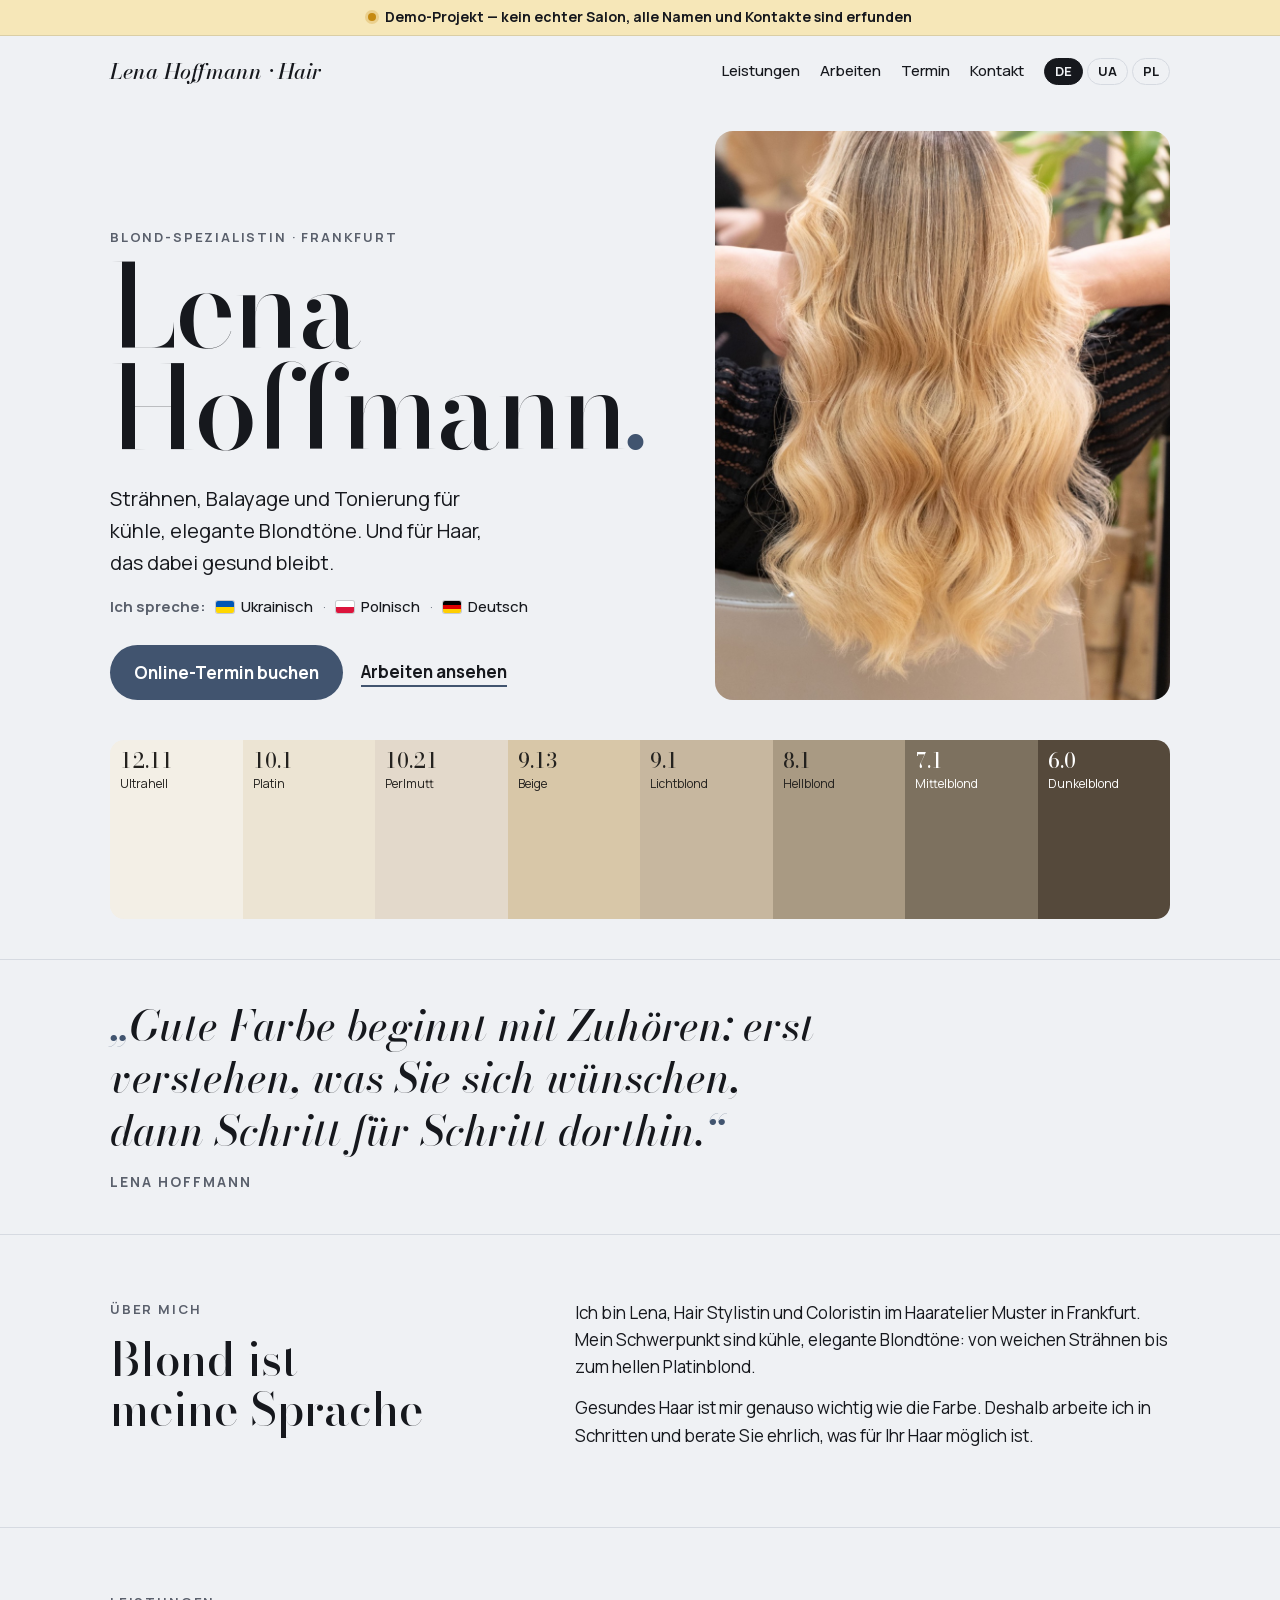
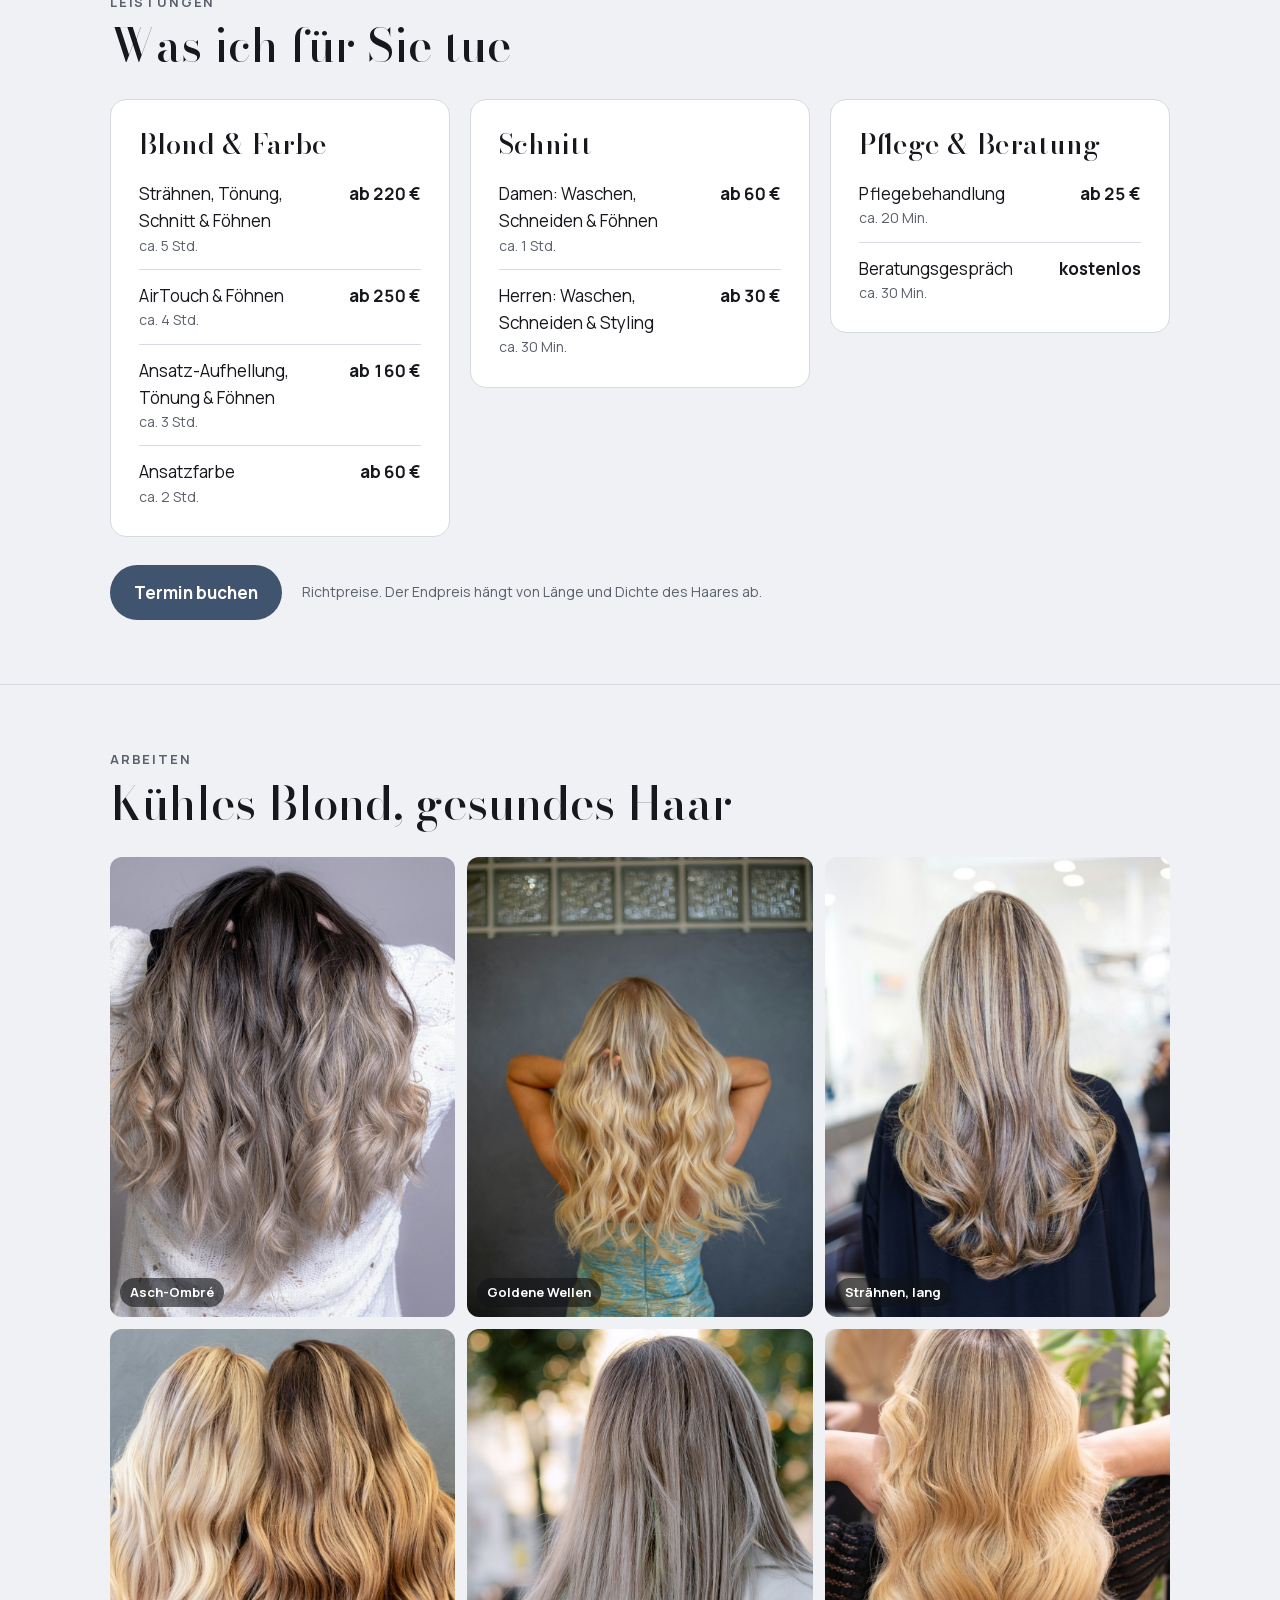
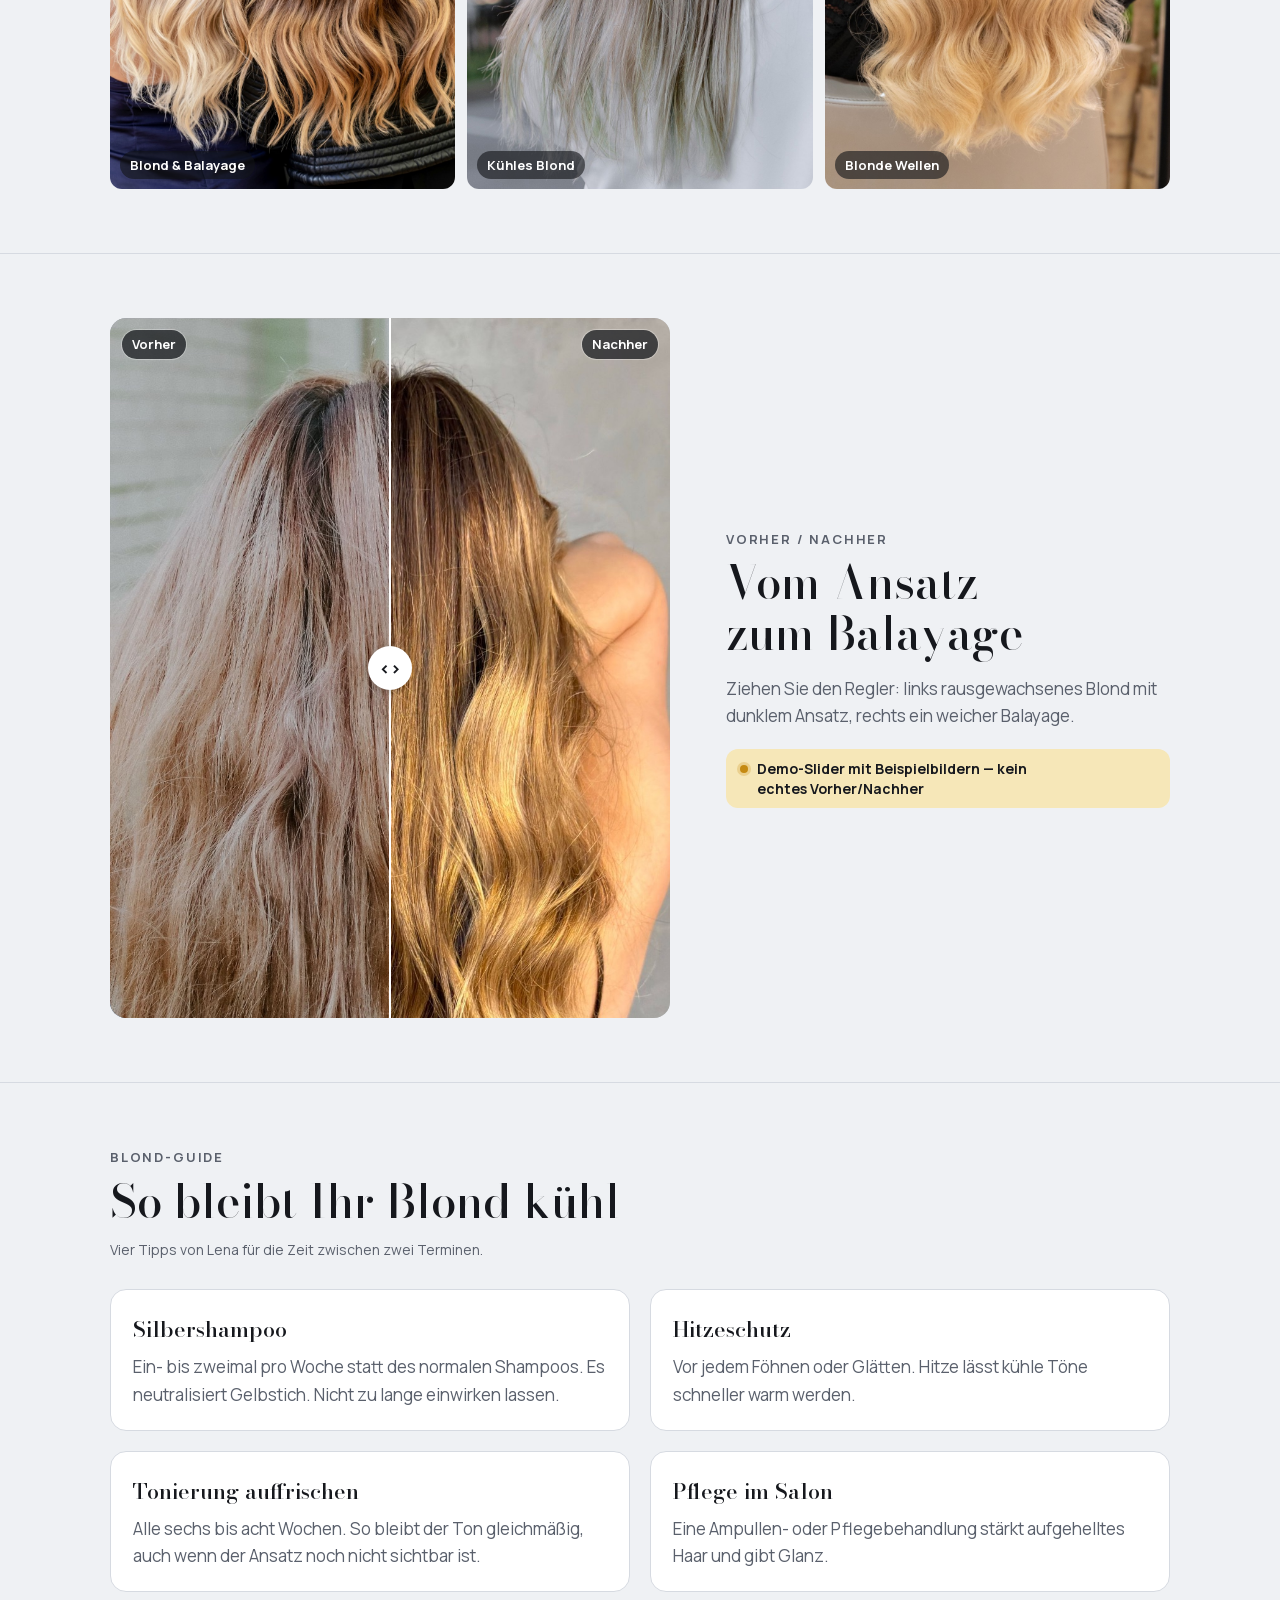
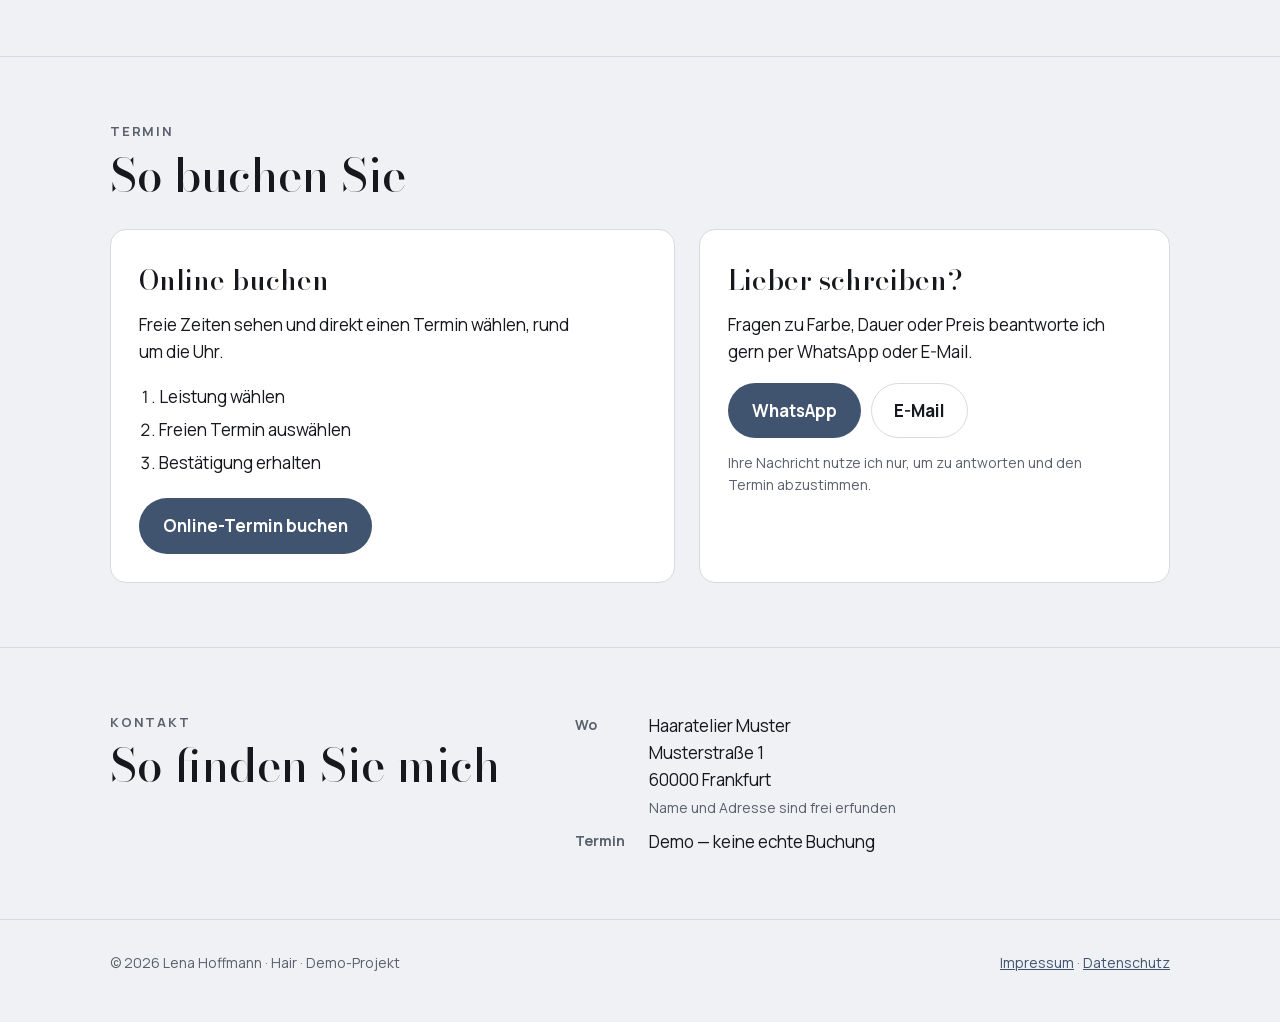
<file: index.html>
<!DOCTYPE html>
<html lang="de">
<head>
<meta charset="utf-8">
<meta name="viewport" content="width=device-width, initial-scale=1">
<title>Lena Hoffmann · Hair Stylist (Demo)</title>
<!-- Demo-Projekt: fiktive Friseurin, keine echten Kontaktdaten, keine echte Domain -->
<meta name="robots" content="noindex, nofollow">
<meta name="description" content="Demo-Projekt — fiktive Blond-Spezialistin in Frankfurt: Strähnen, Balayage und Tonierung für kühle, elegante Blondtöne.">
<meta property="og:type" content="website">
<meta property="og:title" content="Lena Hoffmann · Hair Stylist & Colorist (Demo)">
<meta property="og:description" content="Demo-Projekt: Website-Vorlage für eine Friseurin in Frankfurt.">
<!-- Schriften lokal (DSGVO): keine Verbindung zu Google Fonts -->
<link rel="preload" href="fonts/manrope-latin.woff2" as="font" type="font/woff2" crossorigin>
<link rel="icon" href="favicon.svg" type="image/svg+xml">
<link rel="apple-touch-icon" href="apple-touch-icon.png">
<meta name="apple-mobile-web-app-title" content="Lena Hoffmann">
<link rel="stylesheet" href="fonts/fonts.css">
<style>
/* Layout: Modemagazin-Titel – großer Name, darunter eine Farbkarte kühler Blondtöne als Leitmotiv */
:root{
  --bg:#eff1f4;
  --surface:#ffffff;
  --ink:#16181d;
  --muted:#5a606c;
  --accent:#41546f;      /* kühles Stahlblau, passend zu Aschblond */
  --line:#d6dae1;
  --font-display:"Bodoni Moda","Didot","Bodoni 72",Georgia,serif;
  --font-body:"Manrope",system-ui,-apple-system,"Segoe UI",sans-serif;
  color-scheme:light;
}
/* Bodoni Moda hat keine Kyrillisch-Zeichen: für UA die ganze Display-Schrift auf Georgia, sonst Mischung aus zwei Schriften */
:root:lang(uk){--font-display:Georgia,"Times New Roman",serif}
/* Rein lateinische Elemente (Name, Logo, Farbnummern) bleiben in allen Sprachen Bodoni */
html .brand,html .hero h1,html .sw b{font-family:"Bodoni Moda","Didot","Bodoni 72",Georgia,serif}
@media (prefers-color-scheme: dark){
  :root:not([data-theme="light"]){
    --bg:#111317; --surface:#1a1d22; --ink:#eceef2; --muted:#a3a9b5; --accent:#a9bbd6; --line:#2b2f37;
    color-scheme:dark;
  }
}
:root[data-theme="dark"]{
  --bg:#111317; --surface:#1a1d22; --ink:#eceef2; --muted:#a3a9b5; --accent:#a9bbd6; --line:#2b2f37;
  color-scheme:dark;
}
*{box-sizing:border-box}
html{scroll-behavior:smooth}
@media (prefers-reduced-motion: reduce){html{scroll-behavior:auto}}
body{margin:0;background:var(--bg);color:var(--ink);font-family:var(--font-body);font-size:17px;line-height:1.6}
img{max-width:100%;display:block}
a{color:var(--accent)}
a:focus-visible,button:focus-visible{outline:2px solid var(--accent);outline-offset:3px}
/* Rahmen nur bei Tastaturnavigation, nie nach Klick/Tap */
a:focus:not(:focus-visible),button:focus:not(:focus-visible){outline:none}
a,button{-webkit-tap-highlight-color:transparent}
.wrap{max-width:1100px;margin:0 auto;padding:0 20px}
h1,h2,h3{font-family:var(--font-display);font-weight:500;text-wrap:balance;margin:0}
/* Keine einzelnen Wörter in der letzten Zeile */
p,li,figcaption,.note{text-wrap:pretty}
h2{font-size:clamp(30px,4.4vw,46px);line-height:1.1}
.eyebrow{font-size:13px;letter-spacing:.14em;text-transform:uppercase;color:var(--muted);font-weight:700;margin:0 0 8px}

.lang{display:flex;gap:4px;flex:none}
.lang button{font:inherit;font-size:13px;font-weight:700;background:transparent;color:var(--ink);border:1px solid var(--line);border-radius:999px;padding:2px 10px;cursor:pointer}
.lang button[aria-pressed="true"]{background:var(--ink);color:var(--bg);border-color:var(--ink)}

nav .wrap{display:flex;align-items:center;gap:12px 20px;padding-top:18px;padding-bottom:18px;flex-wrap:wrap}
.brand{font-family:var(--font-display);font-size:22px;font-style:italic;text-decoration:none;color:var(--ink);margin-right:auto}
.links{display:flex;align-items:center;gap:20px;flex-wrap:wrap}
.links a{color:var(--ink);text-decoration:underline;text-decoration-color:transparent;text-decoration-thickness:1px;text-underline-offset:6px;font-size:15px;font-weight:500;transition:color .2s,text-decoration-color .2s}
/* Hover nur mit Maus: Farbe + feine Unterstreichung, die sanft einblendet */
@media (hover:hover) and (pointer:fine){.links a:hover{color:var(--accent);text-decoration-color:currentColor}}
@media (max-width:640px){
  nav .wrap{padding-top:14px;padding-bottom:10px;column-gap:12px}
  .brand{font-size:20px}
  .lang button{padding:2px 8px}
  .links{order:3;flex:0 0 100%;flex-wrap:nowrap;gap:18px;overflow-x:auto;scrollbar-width:none;-webkit-overflow-scrolling:touch;padding-bottom:2px}
  .links::-webkit-scrollbar{display:none}
  .links a{white-space:nowrap;font-size:14px}
}

.hero{padding:24px 0 40px}
.hero-grid{display:grid;grid-template-columns:1.25fr 1fr;gap:36px;align-items:end}
/* „Hoffmann.“ ist ein langes Wort: kleinere Schrift, damit es bei 320px und neben dem Foto passt */
.hero h1{font-size:clamp(54px,9vw,140px);line-height:.88;letter-spacing:-.02em}
@media (max-width:760px){.hero h1{font-size:min(17vw,128px)}}
.hero h1 em{color:var(--accent);font-style:italic}
.hero p.lead{font-size:20px;max-width:34ch;margin:24px 0 16px}
.speaks{display:flex;flex-wrap:wrap;align-items:center;gap:4px 10px;margin:0 0 26px;font-size:15px}
.speaks > span:first-child{color:var(--muted);font-weight:700}
.speaks .lg{display:inline-flex;align-items:center;gap:7px;white-space:nowrap;font-weight:500}
.speaks .sep{color:var(--muted)}
.flag{width:18px;height:12px;flex:none;border-radius:2px;box-shadow:0 0 0 1px rgba(22,24,29,.18)}
@media (max-width:640px){.speaks{gap:6px 14px;font-size:14px}.speaks > span:first-child{flex-basis:100%}.speaks .sep{display:none}}
@media (prefers-color-scheme: dark){:root:not([data-theme="light"]) .flag{box-shadow:0 0 0 1px rgba(236,238,242,.3)}}
:root[data-theme="dark"] .flag{box-shadow:0 0 0 1px rgba(236,238,242,.3)}
.hero-img{border-radius:18px;overflow:hidden;aspect-ratio:4/5}
.hero-img img{width:100%;height:100%;object-fit:cover}
.actions{display:flex;gap:18px;align-items:center;flex-wrap:wrap}
.cta{display:inline-flex;align-items:center;gap:10px;background:var(--accent);color:#fff;text-decoration:none;font-weight:700;padding:14px 24px;border-radius:999px;transition:background-color .2s,box-shadow .2s}
:root[data-theme="dark"] .cta{color:#111317}
@media (prefers-color-scheme: dark){:root:not([data-theme="light"]) .cta{color:#111317}}
/* Hover nur mit Maus: hell = etwas dunkleres Blau, dunkel = etwas helleres; dazu ein weicher Schatten */
@media (hover:hover) and (pointer:fine){
  .cta:hover{background:color-mix(in srgb,var(--accent) 84%,#000);box-shadow:0 8px 18px -8px rgba(17,19,23,.45)}
  :root[data-theme="dark"] .cta:hover{background:color-mix(in srgb,var(--accent) 80%,#fff)}
}
@media (hover:hover) and (pointer:fine) and (prefers-color-scheme: dark){:root:not([data-theme="light"]) .cta:hover{background:color-mix(in srgb,var(--accent) 80%,#fff)}}
.ghost{color:var(--ink);font-weight:700;text-decoration:none;border-bottom:2px solid var(--accent)}
@media (max-width:760px){.hero-grid{grid-template-columns:1fr}.hero-img{aspect-ratio:3/2}}
@media (max-width:640px){
  .hero-img{aspect-ratio:4/5}
  .hero .cta{display:flex;width:100%;justify-content:center;min-height:46px;padding:0 20px}
}

.swatches{display:grid;grid-template-columns:repeat(8,minmax(0,1fr));margin-top:40px;border-radius:14px;overflow:hidden}
.sw{aspect-ratio:1/1.35;display:flex;flex-direction:column;justify-content:flex-start;gap:4px;padding:10px;color:#24221f;font-size:12px;line-height:1.3;white-space:nowrap;min-width:0}
.sw b{font-family:var(--font-display);font-size:20px;line-height:1.1;font-weight:500;display:block;font-variant-numeric:tabular-nums}
.sw.dark{color:#fff}
@media (max-width:640px){.swatches{grid-template-columns:repeat(4,minmax(0,1fr))}.sw{aspect-ratio:1/1;padding:8px;font-size:11px}.sw b{font-size:17px}}
@media (max-width:360px){.sw{padding:7px 5px;font-size:10px}.sw b{font-size:16px}}

section{padding:64px 0;border-top:1px solid var(--line)}
@media (max-width:640px){section{padding:40px 0}}
.split{display:grid;grid-template-columns:1fr 1.4fr;gap:40px}
@media (max-width:760px){.split{grid-template-columns:1fr}}
.about p{margin:0 0 14px;max-width:62ch}

.quote blockquote{margin:0;max-width:900px}
.quote p{font-family:var(--font-display);font-style:italic;font-size:clamp(26px,3.6vw,42px);line-height:1.25;margin:0;text-wrap:balance}
.quote p::before{content:"\201E";color:var(--accent)}
.quote p::after{content:"\201C";color:var(--accent)}
:lang(uk) .quote p::before{content:"\00AB"}
:lang(uk) .quote p::after{content:"\00BB"}
:lang(pl) .quote p::after{content:"\201D"}
.quote{padding:40px 0}
.quote footer{border:0;padding:0;margin-top:14px;font-size:14px;letter-spacing:.14em;text-transform:uppercase;color:var(--muted);font-weight:700}
/* Desktop: 6 gleich große Kacheln (3×1fr, 3:4, max. 470px breit = Originalbreite); mobil: 1 groß + 6 klein */
.more{display:inline-block;margin-top:18px;font-weight:700}
.guide ol{list-style:none;margin:0;padding:0;display:grid;grid-template-columns:repeat(2,1fr);gap:20px}
@media (max-width:640px){.guide ol{grid-template-columns:1fr}}
.guide li{background:var(--surface);border:1px solid var(--line);border-radius:16px;padding:22px}
.guide li b{display:block;font-family:var(--font-display);font-size:22px;font-weight:500;margin-bottom:6px}
.guide li span{color:var(--muted)}
.svc-grid{display:grid;grid-template-columns:repeat(3,1fr);gap:20px;margin-top:28px;align-items:start}
@media (max-width:860px){.svc-grid{grid-template-columns:1fr}}
.svc{padding:24px}
.svc h3{font-size:26px;line-height:1.15;margin-bottom:10px}
.svc ul{list-style:none;margin:0;padding:0}
.svc li{display:flex;justify-content:space-between;gap:16px;padding:12px 0;border-bottom:1px solid var(--line)}
.svc li:last-child{border-bottom:0;padding-bottom:0}
.svc small{display:block;color:var(--muted);font-size:14px}
.svc .pr{white-space:nowrap;font-weight:700;font-variant-numeric:tabular-nums}
/* Lange Wörter neben dem Preis dürfen schrumpfen; „Beratungs&shy;gespräch“ hat einen weichen Trennstrich für 320px */
.svc li > span:first-child{min-width:0;overflow-wrap:break-word}
.svc-foot{display:flex;align-items:center;gap:20px;flex-wrap:wrap;margin-top:28px}
.svc-foot .note{margin:0}
@media (max-width:640px){.svc-foot{flex-direction:column;align-items:stretch;gap:14px}.svc-foot .cta{justify-content:center;min-height:46px;padding:0 20px}}
.note{color:var(--muted);font-size:14px;margin-top:12px}
.fict{display:block;margin-top:4px;color:var(--muted);font-size:14px}

.gallery{display:grid;grid-template-columns:repeat(3,1fr);gap:12px;margin-top:28px}
.gallery figure{margin:0;position:relative;border-radius:12px;overflow:hidden;aspect-ratio:3/4;max-width:470px;background:var(--line)}
@media (max-width:640px){.gallery figure{aspect-ratio:47/68;max-height:none}}
.gallery img{width:100%;height:100%;object-fit:cover}
.gallery figcaption{position:absolute;left:10px;bottom:10px;background:rgba(17,19,23,.6);color:#fff;font-size:13px;font-weight:700;padding:4px 10px;border-radius:999px}
@media (max-width:640px){.gallery{grid-template-columns:repeat(2,1fr)}.gallery figcaption{font-size:12px;line-height:1.3;padding:3px 8px;left:8px;bottom:8px;right:auto;max-width:calc(100% - 16px)}}
/* Sehr schmale Displays (320px): Bildunterschriften einzeilig halten */
@media (max-width:360px){.gallery figcaption{font-size:11px;padding:3px 7px;left:6px;bottom:6px;max-width:calc(100% - 12px)}}

/* Vorher/Nachher-Demo: zwei VERSCHIEDENE Stockfotos (keine echte Vorher/Nachher-Aufnahme), unbearbeitet; Hinweis darunter in allen Sprachen */
.ba-grid{display:grid;grid-template-columns:minmax(0,560px) minmax(0,1fr);gap:24px 56px;align-items:center}
.ba-grid .compare{grid-column:1;grid-row:1}.ba-grid .ba-side{grid-column:2;grid-row:1}
@media (max-width:760px){.ba-grid{grid-template-columns:1fr}.ba-grid .compare,.ba-grid .ba-side{grid-column:1;grid-row:auto}}
.ba-side .ba-text{margin:16px 0 20px;color:var(--muted)}
.compare{position:relative;margin:0;max-width:560px;aspect-ratio:4/5;border-radius:16px;overflow:hidden;background:var(--line);user-select:none;-webkit-user-select:none}
.compare img{position:absolute;inset:0;width:100%;height:100%;object-fit:cover}
.compare .ba-top{clip-path:inset(0 calc(100% - var(--pos,50%)) 0 0)}
.compare .ba-line{position:absolute;top:0;bottom:0;left:var(--pos,50%);width:2px;margin-left:-1px;background:#fff;pointer-events:none}
.compare .ba-knob{position:absolute;top:50%;left:var(--pos,50%);width:44px;height:44px;margin:-22px 0 0 -22px;border-radius:50%;background:#fff;color:#16181d;display:grid;place-items:center;font-size:18px;font-weight:700;box-shadow:0 2px 10px rgba(0,0,0,.25);pointer-events:none}
.compare .tag{position:absolute;top:12px;background:rgba(17,19,23,.7);box-shadow:0 0 0 1px rgba(255,255,255,.3);color:#fff;font-size:13px;font-weight:700;padding:4px 10px;border-radius:999px;pointer-events:none}
.compare .tag-l{left:12px}.compare .tag-r{right:12px}
.compare input{position:absolute;inset:0;width:100%;height:100%;margin:0;opacity:0;cursor:ew-resize;touch-action:pan-y}
.compare:has(input:focus-visible){outline:2px solid var(--accent);outline-offset:3px}
.ba-note{display:flex;align-items:flex-start;gap:9px;max-width:560px;margin:0;padding:10px 14px;border-radius:12px;background:#f6e7b8;color:#16181d;font-size:14px;font-weight:700;line-height:1.4}
.ba-note::before{content:"";flex:none;width:8px;height:8px;margin-top:6px;border-radius:50%;background:#c58a12;box-shadow:0 0 0 3px rgba(197,138,18,.25)}

.booking{display:grid;grid-template-columns:1.2fr 1fr;gap:24px;margin-top:28px}
@media (max-width:760px){.booking{grid-template-columns:1fr}}
.card{background:var(--surface);border:1px solid var(--line);border-radius:16px;padding:28px}
.card h3{font-size:28px;margin-bottom:8px}
.card p{margin:0 0 18px}
.steps{margin:0 0 22px;padding-left:20px}
.steps li{margin-bottom:6px}
.btns{display:flex;gap:10px;flex-wrap:wrap;align-items:center}
.btn-line{display:inline-flex;align-items:center;color:var(--ink);text-decoration:none;font-weight:700;padding:13px 22px;border:1px solid var(--line);border-radius:999px;transition:background-color .2s,border-color .2s,color .2s,box-shadow .2s}
@media (hover:hover) and (pointer:fine){.btn-line:hover{background:color-mix(in srgb,var(--accent) 9%,transparent);border-color:var(--accent);color:var(--accent);box-shadow:0 6px 14px -8px rgba(17,19,23,.3)}}
.card .btns + .note{margin:14px 0 0}
@media (max-width:640px){
  .btns{flex-direction:column;align-items:stretch;gap:10px}
  .booking .cta,.booking .btn-line{display:flex;width:100%;justify-content:center;text-align:center;min-height:46px;padding:0 20px}
}

.contact dl{display:grid;grid-template-columns:auto 1fr;gap:8px 24px;margin:0}
.contact dt{color:var(--muted);font-size:14px;font-weight:700;padding-top:2px}
.contact dd{margin:0}
@media (max-width:640px){.contact dl{grid-template-columns:1fr;gap:2px}.contact dd{margin-bottom:14px}.contact dd:last-child{margin-bottom:0}}
footer{border-top:1px solid var(--line);padding:32px 0 48px;font-size:14px;color:var(--muted)}
.float-cta{display:none}
@media (max-width:640px){
  /* Kompakte Pille, mittig unten. 108px + env(): über der eingeklappten unteren Leiste von Safari/Chrome auf dem iPhone – darunter landet der erste Tipp nur bei der Leiste */
  .float-cta{display:inline-flex;position:fixed;left:50%;bottom:calc(108px + env(safe-area-inset-bottom, 0px));z-index:20;width:auto;max-width:calc(100% - 32px);white-space:nowrap;justify-content:center;min-height:46px;padding:0 24px;box-shadow:0 6px 20px rgba(17,19,23,.25);opacity:0;visibility:hidden;transform:translate(-50%,16px);transition:opacity .2s,transform .2s,visibility 0s .2s}
  .float-cta.show{opacity:1;visibility:visible;transform:translate(-50%,0);transition:opacity .2s,transform .2s}
}
@media (prefers-reduced-motion: reduce){.float-cta,.float-cta.show{transition:none}}
footer .wrap{display:flex;justify-content:space-between;gap:16px;flex-wrap:wrap}
/* Demo-Hinweis: Band über der Navigation auf allen Seiten */
.demo-banner{background:#f6e7b8;color:#16181d;border-bottom:1px solid rgba(22,24,29,.12);font-size:14px;font-weight:700;line-height:1.35}
.demo-banner p{display:flex;align-items:center;justify-content:center;gap:9px;margin:0 auto;padding:8px 20px;text-align:center;text-wrap:balance}
.demo-dot{flex:none;width:8px;height:8px;border-radius:50%;background:#c58a12;box-shadow:0 0 0 3px rgba(197,138,18,.25)}
</style>
</head>
<body>

<aside class="demo-banner" aria-label="Hinweis" data-i18n-aria="demo-label">
  <p><span class="demo-dot" aria-hidden="true"></span><span data-i18n="demo">Demo-Projekt&nbsp;— kein echter Salon, alle Namen und Kontakte sind&nbsp;erfunden</span></p>
</aside>

<nav>
  <div class="wrap">
    <a class="brand" href="#top">Lena Hoffmann · Hair</a>
    <div class="links">
      <a href="#leistungen" data-i18n="nav1">Leistungen</a>
      <a href="#arbeiten" data-i18n="nav2">Arbeiten</a>
      <a href="#termin" data-i18n="nav3">Termin</a>
      <a href="#kontakt" data-i18n="nav4">Kontakt</a>
    </div>
    <div class="lang" role="group" aria-label="Sprache" data-i18n-aria="lang-label">
      <button type="button" id="lang-de" aria-pressed="true">DE</button>
      <button type="button" id="lang-uk" aria-pressed="false">UA</button>
      <button type="button" id="lang-pl" aria-pressed="false">PL</button>
    </div>
  </div>
</nav>

<header class="hero" id="top">
  <div class="wrap">
    <div class="hero-grid">
      <div>
        <p class="eyebrow" data-i18n="eyebrow">Blond-Spezialistin · Frankfurt</p>
        <h1>Lena<br>Hoffmann<em>.</em></h1>
        <p class="lead" data-i18n="lead">Strähnen, Balayage und Tonierung für kühle, elegante Blondtöne. Und für Haar, das dabei gesund&nbsp;bleibt.</p>
        <p class="speaks"><span data-i18n="speak">Ich spreche:</span>
          <span class="lg"><svg class="flag" viewBox="0 0 3 2" aria-hidden="true" focusable="false"><rect width="3" height="1" fill="#0057b7"/><rect y="1" width="3" height="1" fill="#ffd700"/></svg><span data-i18n="lg-uk">Ukrainisch</span></span><span class="sep" aria-hidden="true">·</span>
          <span class="lg"><svg class="flag" viewBox="0 0 3 2" aria-hidden="true" focusable="false"><rect width="3" height="1" fill="#fff"/><rect y="1" width="3" height="1" fill="#dc143c"/></svg><span data-i18n="lg-pl">Polnisch</span></span><span class="sep" aria-hidden="true">·</span>
          <span class="lg"><svg class="flag" viewBox="0 0 3 2" aria-hidden="true" focusable="false"><rect width="3" height=".667" fill="#000"/><rect y=".667" width="3" height=".667" fill="#dd0000"/><rect y="1.333" width="3" height=".667" fill="#ffce00"/></svg><span data-i18n="lg-de">Deutsch</span></span>
        </p>
        <div class="actions">
          <a class="cta" href="#kontakt" data-book data-i18n="cta">Online-Termin buchen</a>
          <a class="ghost" href="#arbeiten" data-i18n="cta2">Arbeiten ansehen</a>
        </div>
      </div>
      <div class="hero-img"><img src="img/w2.jpg" alt="Lange, hellblonde Wellen, von hinten" data-i18n-alt="alt2"></div>
    </div>

    <div class="swatches" role="list" aria-label="Farbkarte kühler Blondtöne" data-i18n-aria="sw-label">
      <div class="sw" role="listitem" style="background:#f3efe6"><b>12.11</b><span data-i18n="c1">Ultrahell</span></div>
      <div class="sw" role="listitem" style="background:#ece4d3"><b>10.1</b><span data-i18n="c2">Platin</span></div>
      <div class="sw" role="listitem" style="background:#e3d9cb"><b>10.21</b><span data-i18n="c3">Perlmutt</span></div>
      <div class="sw" role="listitem" style="background:#d8c7a8"><b>9.13</b><span data-i18n="c4">Beige</span></div>
      <div class="sw" role="listitem" style="background:#c7b79f"><b>9.1</b><span data-i18n="c5">Lichtblond</span></div>
      <div class="sw" role="listitem" style="background:#a99a83"><b>8.1</b><span data-i18n="c6">Hellblond</span></div>
      <div class="sw dark" role="listitem" style="background:#7d715f"><b>7.1</b><span data-i18n="c7">Mittelblond</span></div>
      <div class="sw dark" role="listitem" style="background:#55493b"><b>6.0</b><span data-i18n="c8">Dunkelblond</span></div>
    </div>
  </div>
</header>

<section class="quote">
  <div class="wrap">
    <blockquote>
      <p data-i18n="q">Gute Farbe beginnt mit Zuhören: erst verstehen, was Sie sich wünschen, dann Schritt für Schritt&nbsp;dorthin.</p>
      <footer>Lena Hoffmann</footer>
    </blockquote>
  </div>
</section>

<section class="about">
  <div class="wrap split">
    <div>
      <p class="eyebrow" data-i18n="about-e">Über mich</p>
      <h2 data-i18n="about-h">Blond ist meine Sprache</h2>
    </div>
    <div>
      <p data-i18n="about-p1">Ich bin Lena, Hair Stylistin und Coloristin im Haaratelier&nbsp;Muster in Frankfurt. Mein Schwerpunkt sind kühle, elegante Blondtöne: von weichen Strähnen bis zum hellen&nbsp;Platinblond.</p>
      <p data-i18n="about-p2">Gesundes Haar ist mir genauso wichtig wie die Farbe. Deshalb arbeite ich in Schritten und berate Sie ehrlich, was für Ihr Haar möglich&nbsp;ist.</p>
    </div>
  </div>
</section>

<section id="leistungen">
  <div class="wrap">
    <p class="eyebrow" data-i18n="svc-e">Leistungen</p>
    <h2 data-i18n="svc-h">Was ich für Sie tue</h2>
    <div class="svc-grid">
      <div class="card svc">
        <h3 data-i18n="grp1">Blond &amp; Farbe</h3>
        <ul>
          <li><span><span data-i18n="s1">Strähnen, Tönung, Schnitt &amp; Föhnen</span><small data-i18n="s1d">ca.&nbsp;5&nbsp;Std.</small></span><span class="pr"><span data-i18n="from">ab</span>&nbsp;220&nbsp;€</span></li>
          <li><span><span data-i18n="s2">AirTouch &amp; Föhnen</span><small data-i18n="s2d">ca.&nbsp;4&nbsp;Std.</small></span><span class="pr"><span data-i18n="from">ab</span>&nbsp;250&nbsp;€</span></li>
          <li><span><span data-i18n="s3">Ansatz-Aufhellung, Tönung &amp; Föhnen</span><small data-i18n="s3d">ca.&nbsp;3&nbsp;Std.</small></span><span class="pr"><span data-i18n="from">ab</span>&nbsp;160&nbsp;€</span></li>
          <li><span><span data-i18n="s4">Ansatzfarbe</span><small data-i18n="s4d">ca.&nbsp;2&nbsp;Std.</small></span><span class="pr"><span data-i18n="from">ab</span>&nbsp;60&nbsp;€</span></li>
        </ul>
      </div>
      <div class="card svc">
        <h3 data-i18n="grp2">Schnitt</h3>
        <ul>
          <li><span><span data-i18n="s5">Damen: Waschen, Schneiden &amp; Föhnen</span><small data-i18n="s5d">ca.&nbsp;1&nbsp;Std.</small></span><span class="pr"><span data-i18n="from">ab</span>&nbsp;60&nbsp;€</span></li>
          <li><span><span data-i18n="s6">Herren: Waschen, Schneiden &amp; Styling</span><small data-i18n="s6d">ca.&nbsp;30&nbsp;Min.</small></span><span class="pr"><span data-i18n="from">ab</span>&nbsp;30&nbsp;€</span></li>
        </ul>
      </div>
      <div class="card svc">
        <h3 data-i18n="grp3">Pflege &amp; Beratung</h3>
        <ul>
          <li><span><span data-i18n="s7">Pflegebehandlung</span><small data-i18n="s7d">ca.&nbsp;20&nbsp;Min.</small></span><span class="pr"><span data-i18n="from">ab</span>&nbsp;25&nbsp;€</span></li>
          <li><span><span data-i18n="s8">Beratungs&shy;gespräch</span><small data-i18n="s8d">ca.&nbsp;30&nbsp;Min.</small></span><span class="pr" data-i18n="free">kostenlos</span></li>
        </ul>
      </div>
    </div>
    <div class="svc-foot">
      <a class="cta" href="#kontakt" data-book data-i18n="book-all">Termin buchen</a>
      <p class="note" data-i18n="price-note">Richtpreise. Der Endpreis hängt von Länge und Dichte des Haares&nbsp;ab.</p>
    </div>
  </div>
</section>

<section id="arbeiten">
  <div class="wrap">
    <p class="eyebrow" data-i18n="gal-e">Arbeiten</p>
    <h2 data-i18n="gal-h">Kühles Blond, gesundes Haar</h2>
    <div class="gallery">
      <figure><img src="img/w1.jpg" loading="lazy" alt="Langes Haar mit Asch-Ombré, von hinten" data-i18n-alt="alt1"><figcaption data-i18n="g1">Asch-Ombré</figcaption></figure>
      <figure><img src="img/w4.jpg" loading="lazy" alt="Lange, goldblonde Wellen, von hinten" data-i18n-alt="alt4"><figcaption data-i18n="g4">Goldene Wellen</figcaption></figure>
      <figure><img src="img/w3.jpg" loading="lazy" alt="Langes Haar mit Strähnen und weichen Wellen" data-i18n-alt="alt3"><figcaption data-i18n="g3">Strähnen, lang</figcaption></figure>
      <figure><img src="img/w5.jpg" loading="lazy" alt="Zwei Frauen mit welligem Blond und Balayage, von hinten" data-i18n-alt="alt5"><figcaption data-i18n="g5">Blond &amp; Balayage</figcaption></figure>
      <figure><img src="img/w6.jpg" loading="lazy" alt="Langes, glattes, kühles Blond, von hinten" data-i18n-alt="alt6"><figcaption data-i18n="g6">Kühles Blond</figcaption></figure>
      <figure><img src="img/w2.jpg" loading="lazy" alt="Lange, hellblonde Wellen, von hinten" data-i18n-alt="alt2"><figcaption data-i18n="g2">Blonde Wellen</figcaption></figure>
    </div>
  </div>
</section>

<section id="vorher-nachher">
  <div class="wrap">
    <div class="ba-grid">
    <div class="ba-side">
      <p class="eyebrow" data-i18n="ba-e">Vorher / Nachher</p>
      <h2 data-i18n="ba-h">Vom Ansatz zum Balayage</h2>
      <p class="ba-text" data-i18n="ba-p">Ziehen Sie den Regler: links rausgewachsenes Blond mit dunklem Ansatz, rechts ein weicher&nbsp;Balayage.</p>
      <p class="ba-note" id="ba-note" data-i18n="ba-note">Demo-Slider mit Beispielbildern&nbsp;— kein echtes Vorher/Nachher</p>
    </div>
    <div class="compare" id="ba">
      <img src="img/ba-after.jpg" loading="lazy" alt="Beispielbild: langes Haar mit Balayage und Wellen, von hinten (Stockfoto)" data-i18n-alt="ba-alt-after">
      <img class="ba-top" src="img/ba-before.jpg" loading="lazy" alt="Beispielbild: langes Blond mit dunklem, rausgewachsenem Ansatz, von hinten (anderes Stockfoto, andere Person)" data-i18n-alt="ba-alt-before">
      <span class="tag tag-l" data-i18n="ba-before">Vorher</span><span class="tag tag-r" data-i18n="ba-after">Nachher</span>
      <span class="ba-line" aria-hidden="true"></span><span class="ba-knob" aria-hidden="true">‹›</span>
      <input type="range" min="0" max="100" value="50" aria-label="Vergleich verschieben" data-i18n-aria="ba-range" aria-describedby="ba-note">
    </div>
    </div>
  </div>
</section>

<section id="guide" class="guide">
  <div class="wrap">
    <p class="eyebrow" data-i18n="gd-e">Blond-Guide</p>
    <h2 data-i18n="gd-h">So bleibt Ihr Blond kühl</h2>
    <p class="note" data-i18n="gd-p" style="margin:12px 0 28px">Vier Tipps von Lena für die Zeit zwischen zwei&nbsp;Terminen.</p>
    <ol>
      <li><b data-i18n="gd1">Silbershampoo</b><span data-i18n="gd1d">Ein- bis zweimal pro Woche statt des normalen Shampoos. Es neutralisiert Gelbstich. Nicht zu lange einwirken&nbsp;lassen.</span></li>
      <li><b data-i18n="gd2">Hitzeschutz</b><span data-i18n="gd2d">Vor jedem Föhnen oder Glätten. Hitze lässt kühle Töne schneller warm&nbsp;werden.</span></li>
      <li><b data-i18n="gd3">Tonierung auffrischen</b><span data-i18n="gd3d">Alle sechs bis acht Wochen. So bleibt der Ton gleichmäßig, auch wenn der Ansatz noch nicht sichtbar&nbsp;ist.</span></li>
      <li><b data-i18n="gd4">Pflege im Salon</b><span data-i18n="gd4d">Eine Ampullen- oder Pflegebehandlung stärkt aufgehelltes Haar und gibt&nbsp;Glanz.</span></li>
    </ol>
  </div>
</section>

<section id="termin">
  <div class="wrap">
    <p class="eyebrow" data-i18n="bk-e">Termin</p>
    <h2 data-i18n="bk-h">So buchen Sie</h2>
    <div class="booking">
      <div class="card">
        <h3 data-i18n="b1-h">Online buchen</h3>
        <p data-i18n="b1-p">Freie Zeiten sehen und direkt einen Termin wählen, rund um die&nbsp;Uhr.</p>
        <ol class="steps">
          <li data-i18n="b1-s1">Leistung wählen</li>
          <li data-i18n="b1-s2">Freien Termin auswählen</li>
          <li data-i18n="b1-s3">Bestätigung erhalten</li>
        </ol>
        <a class="cta" href="#kontakt" data-book data-i18n="cta">Online-Termin buchen</a>
      </div>
      <div class="card">
        <h3 data-i18n="b2-h">Lieber schreiben?</h3>
        <p data-i18n="b2-p">Fragen zu Farbe, Dauer oder Preis beantworte ich gern per WhatsApp oder&nbsp;E-Mail.</p>
        <!-- Demo: Kontakt-Buttons ohne echte Ziele -->
        <div class="btns">
          <a class="cta" href="#kontakt">WhatsApp</a>
          <a class="btn-line" href="#kontakt" data-i18n="mail">E-Mail</a>
        </div>
        <p class="note" data-i18n="b2-n">Ihre Nachricht nutze ich nur, um zu antworten und den Termin&nbsp;abzustimmen.</p>
      </div>
    </div>
  </div>
</section>

<section id="kontakt" class="contact">
  <div class="wrap split">
    <div>
      <p class="eyebrow" data-i18n="ct-e">Kontakt</p>
      <h2 data-i18n="ct-h">So finden Sie mich</h2>
    </div>
    <dl>
      <dt data-i18n="ct-where">Wo</dt><dd>Haaratelier&nbsp;Muster<br>Musterstraße&nbsp;1<br>60000&nbsp;Frankfurt<br><small class="fict" data-i18n="ct-fict">Name und Adresse sind frei&nbsp;erfunden</small></dd>
      <!-- Ausgeblendet: Arbeitszeiten (Übersetzungen ct-when / ct-hours sind im dict):
      <dt data-i18n="ct-when">Wann</dt><dd data-i18n="ct-hours">[Arbeitstage und Zeiten]</dd>
      -->
      <dt data-i18n="ct-book">Termin</dt><dd data-i18n="ct-online">Demo&nbsp;— keine echte Buchung</dd>
    </dl>
  </div>
</section>

<footer>
  <div class="wrap">
    <span>© 2026 Lena Hoffmann · Hair · <span data-i18n="demo-foot">Demo-Projekt</span></span>
    <span><a class="legal" href="impressum.html" data-i18n="imprint">Impressum</a> · <a class="legal" href="datenschutz.html" data-i18n="privacy">Datenschutz</a></span>
  </div>
</footer>

<!-- Nur mobil: schwebender Buchungs-Button, sichtbar nach dem Hero, ausgeblendet solange #termin sichtbar ist -->
<a class="cta float-cta" id="float-cta" href="#kontakt" data-i18n="book-all">Termin buchen</a>

<script>
const dict = {
  uk: {
    q:"Гарний колір починається з\u00A0уважного слухання: спершу зрозуміти, чого ви хочете, а\u00A0потім крок за кроком дійти до\u00A0цього.",
    demo:"Демо-проєкт\u00A0— не справжній салон, усі імена й\u00A0контакти вигадані", "demo-foot":"Демо-проєкт", "demo-label":"Примітка",
    "gd-e":"Гід по блонду", "gd-h":"Як зберегти холодний блонд", "gd-p":"Чотири поради від Лени на час між\u00A0візитами.",
    gd1:"Срібний шампунь", gd1d:"Один-два рази на тиждень замість звичайного шампуню. Він нейтралізує жовтизну. Не тримайте занадто\u00A0довго.",
    gd2:"Термозахист", gd2d:"Перед кожною сушкою чи вирівнюванням. Від тепла холодні відтінки швидше стають\u00A0теплими.",
    gd3:"Оновлювати тонування", gd3d:"Кожні шість–вісім тижнів. Так тон лишається рівним, навіть коли коріння ще не\u00A0видно.",
    gd4:"Догляд у\u00A0салоні", gd4d:"Ампульний чи відновлювальний догляд зміцнює освітлене волосся й\u00A0дає\u00A0блиск.",
    nav1:"Послуги", nav2:"Роботи", nav3:"Запис", nav4:"Контакти",
    eyebrow:"Спеціалістка з\u00A0блонду · Франкфурт",
    lead:"Мелірування, балаяж і\u00A0тонування для холодних, елегантних відтінків блонду. І\u00A0волосся, яке лишається\u00A0здоровим.",
    cta:"Записатися онлайн", cta2:"Подивитися роботи",
    c1:"Ультра", c2:"Платина", c3:"Перламутр", c4:"Беж", c5:"Світлий", c6:"Русявий", c7:"Середній", c8:"Темний",
    "about-e":"Про мене", "about-h":"Блонд\u00A0— моя мова",
    "about-p1":"Я\u00A0Лена, перукарка-стилістка й\u00A0колористка в\u00A0салоні Haaratelier\u00A0Muster у\u00A0Франкфурті. Мій фокус\u00A0— холодні, елегантні відтінки блонду: від м'якого мелірування до світлого\u00A0платинового.",
    "about-p2":"Здоров'я волосся для мене так само важливе, як колір. Тому я працюю поетапно й\u00A0чесно кажу, що можливо саме для вашого\u00A0волосся.",
    "sw-label":"Палітра холодних відтінків блонду", "lang-label":"Мова", speak:"Розмовляю:", "lg-uk":"Українська", "lg-pl":"Польська", "lg-de":"Німецька",
    "svc-e":"Послуги", "svc-h":"Що я для вас роблю",
    s1:"Мелірування, тонування, стрижка й\u00A0укладка", s1d:"бл.\u00A05\u00A0год", s2:"AirTouch і\u00A0укладка", s2d:"бл.\u00A04\u00A0год", s3:"Освітлення коренів, тонування й\u00A0укладка", s3d:"бл.\u00A03\u00A0год", s4:"Фарбування коренів", s4d:"бл.\u00A02\u00A0год", s5:"Жіноча: миття, стрижка й\u00A0укладка", s5d:"бл.\u00A01\u00A0год", s6:"Чоловіча: миття, стрижка й\u00A0стайлінг", s6d:"бл.\u00A030\u00A0хв", s7:"Доглядова процедура", s7d:"бл.\u00A020\u00A0хв", s8:"Консультація", s8d:"бл.\u00A030\u00A0хв", from:"від", free:"безкоштовно", "book-all":"Записатися", grp1:"Блонд і\u00A0колір", grp2:"Стрижка", grp3:"Догляд і\u00A0консультація",
    "price-note":"Орієнтовні ціни. Остаточна ціна залежить від довжини й\u00A0густоти\u00A0волосся.",
    "gal-e":"Роботи", "gal-h":"Холодний блонд, здорове волосся",
    g1:"Попелясте омбре", g2:"Світлі хвилі", g3:"Мелірування", g4:"Золоті хвилі", g5:"Блонд і\u00A0балаяж", g6:"Холодний блонд",
    
    "ba-e":"До / після", "ba-h":"Від відрослого коріння до\u00A0балаяжу", "ba-before":"До", "ba-after":"Після", "ba-p":"Пересуньте повзунок: ліворуч відрослий блонд із\u00A0темним корінням, праворуч м'який\u00A0балаяж.", "ba-range":"Пересунути порівняння",
    "ba-note":"Демо-слайдер з\u00A0прикладами фото\u00A0— це не справжнє «до/після»",
    "ba-alt-after":"Приклад: довге волосся з\u00A0балаяжем і\u00A0хвилями, вигляд ззаду (стокове фото)", "ba-alt-before":"Приклад: довгий блонд із\u00A0темним відрослим корінням, вигляд ззаду (інше стокове фото, інша людина)",
    "bk-e":"Запис", "bk-h":"Як записатися",
    "b1-h":"Онлайн-запис", "b1-p":"Вільний час видно одразу, записатися можна\u00A0будь-коли.",
    "b1-s1":"Оберіть послугу", "b1-s2":"Оберіть вільний час", "b1-s3":"Отримайте підтвердження",
    "b2-h":"Хочете написати?", "b2-p":"На питання про колір, тривалість чи ціну я охоче відповім у\u00A0WhatsApp або\u00A0e-mail.", "b2-n":"Ваше повідомлення я використовую тільки для відповіді й\u00A0узгодження\u00A0запису.", mail:"E-mail",
    "ct-e":"Контакти", "ct-h":"Де мене знайти", "ct-where":"Де", "ct-when":"Коли", "ct-book":"Запис", "ct-online":"Демо\u00A0— без справжнього запису", "ct-hours":"[Робочі дні й\u00A0години]",
    "ct-fict":"Назва й\u00A0адреса вигадані", privacy:"Захист даних", imprint:"Impressum (вихідні дані)",
    alt1:"Довге волосся з\u00A0попелястим омбре, вигляд ззаду", alt2:"Довгі світлі хвилі, вигляд ззаду", alt3:"Довге волосся з\u00A0меліруванням і\u00A0м'якими хвилями", alt4:"Довгі золотисті хвилі, вигляд ззаду", alt5:"Дві жінки з\u00A0хвилястим блондом і\u00A0балаяжем, вигляд ззаду", alt6:"Довгий прямий холодний блонд, вигляд ззаду"
  },
  pl: {
    q:"Dobry kolor zaczyna się od słuchania: najpierw zrozumieć, czego chcesz, a\u00A0potem krok po kroku do tego\u00A0dojść.",
    demo:"Projekt demo\u00A0— to nie jest prawdziwy salon, wszystkie nazwiska i\u00A0kontakty są\u00A0zmyślone", "demo-foot":"Projekt demo", "demo-label":"Uwaga",
    "gd-e":"Przewodnik blond", "gd-h":"Jak zachować chłodny blond", "gd-p":"Cztery rady od Leny na czas między\u00A0wizytami.",
    gd1:"Srebrny szampon", gd1d:"Raz lub dwa razy w\u00A0tygodniu zamiast zwykłego szamponu. Neutralizuje żółte refleksy. Nie trzymaj zbyt\u00A0długo.",
    gd2:"Ochrona termiczna", gd2d:"Przed każdym suszeniem lub prostowaniem. Ciepło sprawia, że chłodne odcienie szybciej się\u00A0ocieplają.",
    gd3:"Odświeżanie tonowania", gd3d:"Co sześć do ośmiu tygodni. Odcień pozostaje równy, nawet gdy odrost jeszcze nie jest\u00A0widoczny.",
    gd4:"Pielęgnacja w\u00A0salonie", gd4d:"Kuracja z\u00A0ampułek lub zabieg regenerujący wzmacnia rozjaśnione włosy i\u00A0dodaje\u00A0blasku.",
    nav1:"Usługi", nav2:"Prace", nav3:"Wizyta", nav4:"Kontakt",
    eyebrow:"Specjalistka od blondu · Frankfurt",
    lead:"Pasemka, balayage i\u00A0tonowanie dla chłodnych, eleganckich odcieni blondu. I\u00A0włosy, które pozostają\u00A0zdrowe.",
    cta:"Umów wizytę online", cta2:"Zobacz prace",
    c1:"Ultra", c2:"Platyna", c3:"Perła", c4:"Beż", c5:"Jasny", c6:"Blond", c7:"Średni", c8:"Ciemny",
    "about-e":"O\u00A0mnie", "about-h":"Blond to mój język",
    "about-p1":"Jestem Lena, fryzjerka-stylistka i\u00A0kolorystka w\u00A0salonie Haaratelier\u00A0Muster we Frankfurcie. Specjalizuję się w\u00A0chłodnych, eleganckich odcieniach blondu: od delikatnych pasemek po jasny platynowy\u00A0blond.",
    "about-p2":"Zdrowie włosów jest dla mnie tak samo ważne jak kolor. Dlatego pracuję etapami i\u00A0szczerze mówię, co jest możliwe dla Twoich\u00A0włosów.",
    "sw-label":"Paleta chłodnych odcieni blondu", "lang-label":"Język", speak:"Mówię:", "lg-uk":"Ukraiński", "lg-pl":"Polski", "lg-de":"Niemiecki",
    "svc-e":"Usługi", "svc-h":"Co dla Ciebie robię",
    s1:"Pasemka, tonowanie, strzyżenie i\u00A0modelowanie", s1d:"ok.\u00A05\u00A0godz.", s2:"AirTouch i\u00A0modelowanie", s2d:"ok.\u00A04\u00A0godz.", s3:"Rozjaśnianie odrostu, tonowanie i\u00A0modelowanie", s3d:"ok.\u00A03\u00A0godz.", s4:"Farbowanie odrostu", s4d:"ok.\u00A02\u00A0godz.", s5:"Damskie: mycie, strzyżenie i\u00A0modelowanie", s5d:"ok.\u00A01\u00A0godz.", s6:"Męskie: mycie, strzyżenie i\u00A0stylizacja", s6d:"ok.\u00A030\u00A0min", s7:"Zabieg pielęgnacyjny", s7d:"ok.\u00A020\u00A0min", s8:"Konsultacja", s8d:"ok.\u00A030\u00A0min", from:"od", free:"bezpłatnie", "book-all":"Umów wizytę", grp1:"Blond i\u00A0koloryzacja", grp2:"Strzyżenie", grp3:"Pielęgnacja i\u00A0konsultacja",
    "price-note":"Ceny orientacyjne. Cena końcowa zależy od długości i\u00A0gęstości\u00A0włosów.",
    "gal-e":"Prace", "gal-h":"Chłodny blond, zdrowe włosy",
    g1:"Popielate ombre", g2:"Jasne fale", g3:"Pasemka", g4:"Złote fale", g5:"Blond i\u00A0balayage", g6:"Chłodny blond",
    
    "ba-e":"Przed / po", "ba-h":"Od odrostów do\u00A0balayage\u2019u", "ba-before":"Przed", "ba-after":"Po", "ba-p":"Przesuń suwak: po lewej odrośnięty blond z\u00A0ciemnymi odrostami, po prawej miękki\u00A0balayage.", "ba-range":"Przesuń porównanie",
    "ba-note":"Demo-slider z\u00A0przykładowymi zdjęciami\u00A0— to nie jest prawdziwe „przed/po”",
    "ba-alt-after":"Przykład: długie włosy z\u00A0balayage\u2019em i\u00A0falami, widok od tyłu (zdjęcie stockowe)", "ba-alt-before":"Przykład: długi blond z\u00A0ciemnymi odrostami, widok od tyłu (inne zdjęcie stockowe, inna osoba)",
    "bk-e":"Wizyta", "bk-h":"Jak się umówić",
    "b1-h":"Rezerwacja online", "b1-p":"Wolne terminy widać od razu, rezerwacja jest możliwa całą\u00A0dobę.",
    "b1-s1":"Wybierz usługę", "b1-s2":"Wybierz wolny termin", "b1-s3":"Otrzymaj potwierdzenie",
    "b2-h":"Wolisz napisać?", "b2-p":"Na pytania o\u00A0kolor, czas trwania lub cenę chętnie odpowiem przez WhatsApp lub\u00A0e-mail.", "b2-n":"Twoją wiadomość wykorzystuję tylko do odpowiedzi i\u00A0ustalenia\u00A0terminu.", mail:"E-mail",
    "ct-e":"Kontakt", "ct-h":"Gdzie mnie znaleźć", "ct-where":"Gdzie", "ct-when":"Kiedy", "ct-book":"Wizyta", "ct-online":"Demo\u00A0— bez prawdziwej rezerwacji", "ct-hours":"[Dni i\u00A0godziny pracy]",
    "ct-fict":"Nazwa i\u00A0adres są zmyślone", privacy:"Ochrona danych", imprint:"Impressum (nota prawna)",
    alt1:"Długie włosy z\u00A0popielatym ombre, widok od tyłu", alt2:"Długie, jasne fale blond, widok od tyłu", alt3:"Długie włosy z\u00A0pasemkami i\u00A0miękkimi falami", alt4:"Długie złote fale, widok od tyłu", alt5:"Dwie kobiety z\u00A0falowanym blondem i\u00A0balayage'em, widok od tyłu", alt6:"Długi, prosty, chłodny blond, widok od tyłu"
  }
};
const de = {}, deAlt = {}, deAria = {};
document.querySelectorAll("[data-i18n]").forEach(el => { de[el.dataset.i18n] = el.textContent; });
document.querySelectorAll("[data-i18n-alt]").forEach(el => { deAlt[el.dataset.i18nAlt] = el.alt; });
document.querySelectorAll("[data-i18n-aria]").forEach(el => { deAria[el.dataset.i18nAria] = el.getAttribute("aria-label"); });
function setLang(l){
  document.documentElement.lang = l;
  const src = l === "de" ? de : dict[l];
  document.querySelectorAll("[data-i18n]").forEach(el => { const t = src[el.dataset.i18n]; if (t) el.textContent = t; });
  document.querySelectorAll("[data-i18n-alt]").forEach(el => { const t = l === "de" ? deAlt[el.dataset.i18nAlt] : dict[l][el.dataset.i18nAlt]; if (t) el.alt = t; });
  document.querySelectorAll("[data-i18n-aria]").forEach(el => { const t = l === "de" ? deAria[el.dataset.i18nAria] : dict[l][el.dataset.i18nAria]; if (t) el.setAttribute("aria-label", t); });
  ["de","uk","pl"].forEach(k => document.getElementById("lang-" + k).setAttribute("aria-pressed", k === l));
  document.querySelectorAll("a.legal").forEach(a => { a.href = a.getAttribute("href").split("?")[0] + (l === "de" ? "" : "?lang=" + l); });
}
setLang(["uk","pl"].includes(new URLSearchParams(location.search).get("lang")) ? new URLSearchParams(location.search).get("lang") : "de");
["de","uk","pl"].forEach(k => document.getElementById("lang-" + k).addEventListener("click", () => setLang(k)));
// Vorher/Nachher-Demo: Regler setzt --pos (0–100 %)
(function(){
  const box = document.getElementById("ba");
  if (!box) return;
  const r = box.querySelector("input");
  const set = () => box.style.setProperty("--pos", r.value + "%");
  r.addEventListener("input", set);
  set();
})();
// Schwebender Buchungs-Button (nur mobil per CSS): ausgeblendet, solange eine andere Buchungs-Schaltfläche
// (a.cta[data-book]) oder der Footer (Impressum/Datenschutz) im Bild ist; sonst sichtbar
(function(){
  const btn = document.getElementById("float-cta"), footer = document.querySelector("body > footer");
  if (!btn) return;
  const others = [...document.querySelectorAll('a.cta[data-book]')].filter(a => a !== btn);
  const onScreen = el => { const r = el.getBoundingClientRect(); return r.width > 0 && r.bottom > 0 && r.top < innerHeight; };
  let queued = false;
  const update = () => { queued = false;
    btn.classList.toggle("show", !others.some(onScreen) && !onScreen(footer)); };
  const schedule = () => { if (!queued) { queued = true; requestAnimationFrame(update); } };
  addEventListener("scroll", schedule, {passive:true});
  addEventListener("resize", schedule);
  update();
})();
</script>
</body>
</html>
</file>
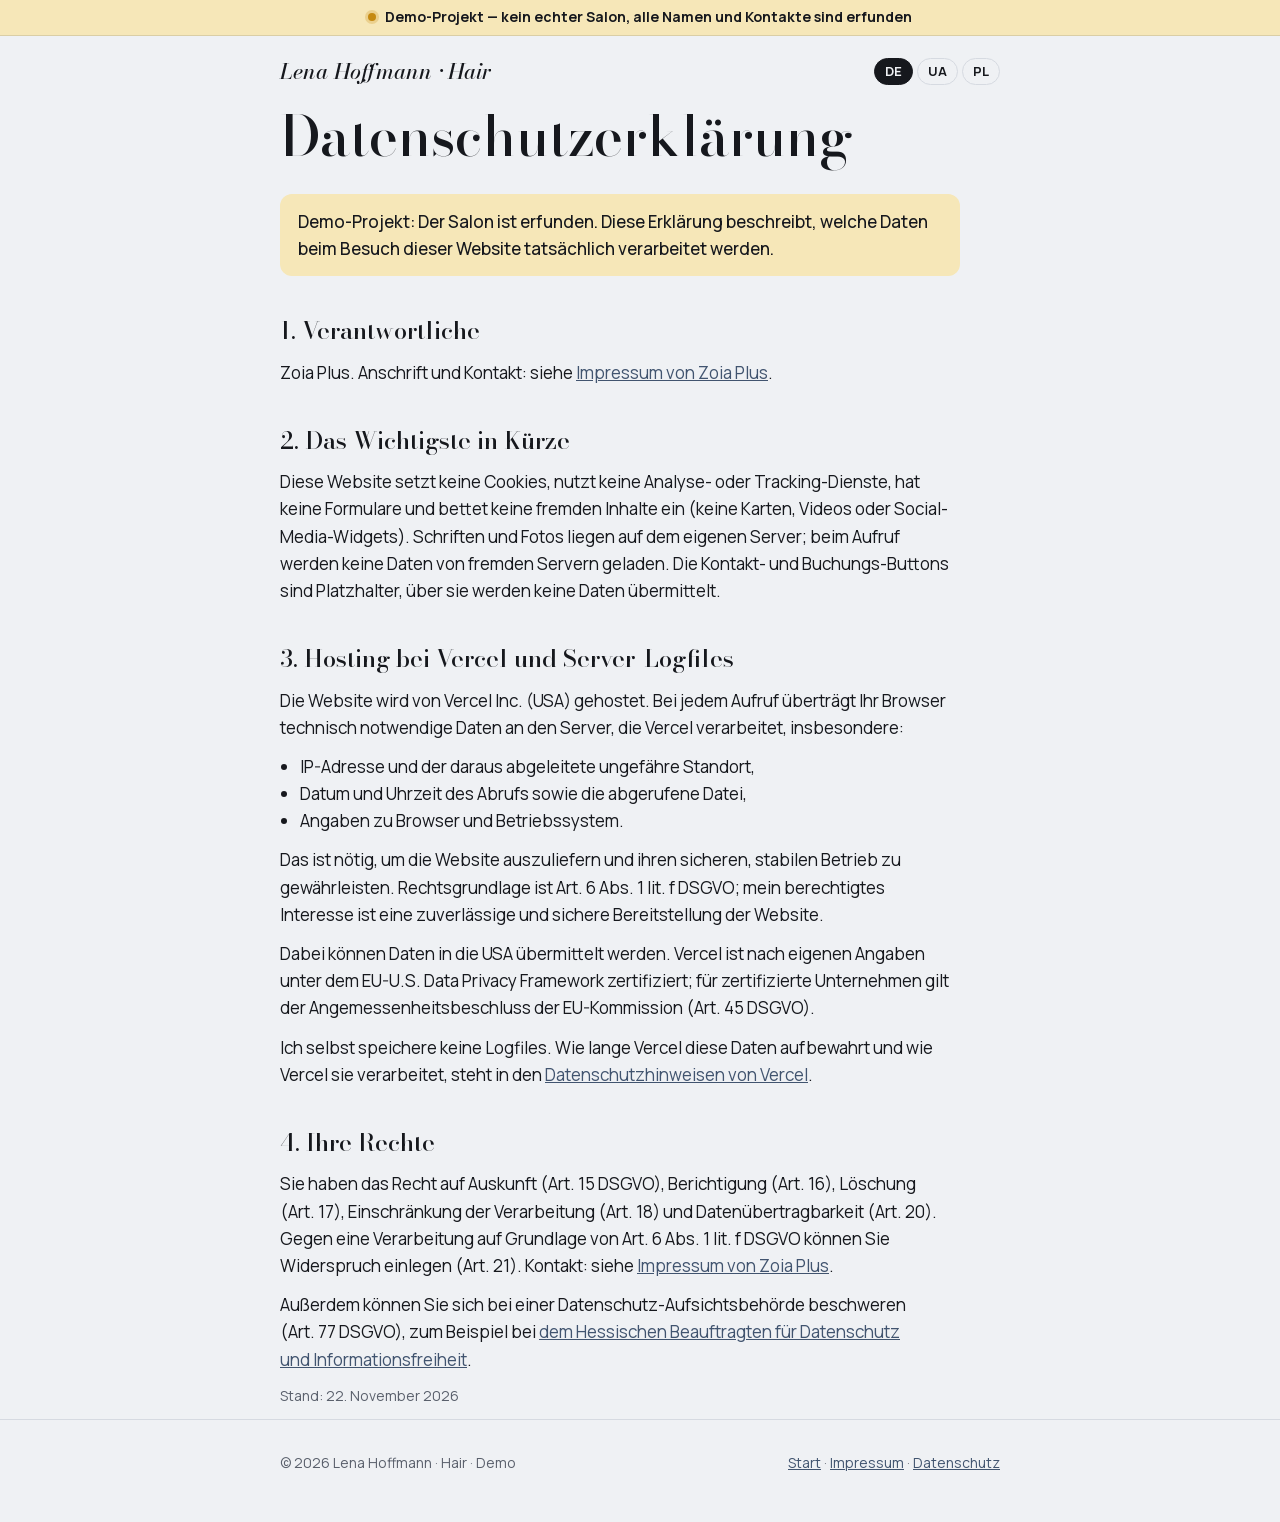
<file: datenschutz.html>
<!DOCTYPE html>
<html lang="de">
<head>
<meta charset="utf-8">
<meta name="viewport" content="width=device-width, initial-scale=1">
<title>Datenschutz · Lena Hoffmann Hair (Demo)</title>
<meta name="robots" content="noindex, nofollow">
<link rel="icon" href="favicon.svg" type="image/svg+xml">
<link rel="apple-touch-icon" href="apple-touch-icon.png">
<meta name="apple-mobile-web-app-title" content="Lena Hoffmann">
<link rel="stylesheet" href="fonts/fonts.css">
<link rel="stylesheet" href="legal.css">
</head>
<body>
<aside class="demo-banner" aria-label="Hinweis">
  <p><span class="demo-dot" aria-hidden="true"></span><span lang="de">Demo-Projekt&nbsp;— kein echter Salon, alle Namen und Kontakte sind&nbsp;erfunden</span><span lang="uk">Демо-проєкт&nbsp;— не справжній салон, усі імена й&nbsp;контакти вигадані</span><span lang="pl">Projekt demo&nbsp;— to nie jest prawdziwy salon, wszystkie nazwiska i&nbsp;kontakty są&nbsp;zmyślone</span></p>
</aside>
<nav>
  <div class="wrap">
    <a class="brand keep-lang" href="index.html">Lena Hoffmann · Hair</a>
    <div class="lang" role="group" aria-label="Sprache">
      <button type="button" id="lang-de" aria-pressed="true">DE</button>
      <button type="button" id="lang-uk" aria-pressed="false">UA</button>
      <button type="button" id="lang-pl" aria-pressed="false">PL</button>
    </div>
  </div>
</nav>

<main class="wrap">

<article lang="de">
  <h1>Datenschutz&shy;erklärung</h1>
  <p class="demo-box">Demo-Projekt: Der Salon ist erfunden. Diese Erklärung beschreibt, welche Daten beim Besuch dieser Website tatsächlich verarbeitet&nbsp;werden.</p>

  <h2>1. Verantwortliche</h2>
  <p>Zoia&nbsp;Plus. Anschrift und Kontakt: siehe <a href="https://portfolio-zoia-plus.vercel.app/impressum.html">Impressum von Zoia&nbsp;Plus</a>.</p>

  <h2>2. Das Wichtigste in Kürze</h2>
  <p>Diese Website setzt keine Cookies, nutzt keine Analyse- oder Tracking-Dienste, hat keine Formulare und bettet keine fremden Inhalte ein (keine Karten, Videos oder Social-Media-Widgets). Schriften und Fotos liegen auf dem eigenen Server; beim Aufruf werden keine Daten von fremden Servern geladen. Die Kontakt- und Buchungs-Buttons sind Platzhalter, über sie werden keine Daten&nbsp;übermittelt.</p>

  <h2>3. Hosting bei Vercel und Server-Logfiles</h2>
  <p>Die Website wird von Vercel&nbsp;Inc. (USA) gehostet. Bei jedem Aufruf überträgt Ihr Browser technisch notwendige Daten an den Server, die Vercel verarbeitet, insbesondere:</p>
  <ul>
    <li>IP-Adresse und der daraus abgeleitete ungefähre Standort,</li>
    <li>Datum und Uhrzeit des Abrufs sowie die abgerufene Datei,</li>
    <li>Angaben zu Browser und Betriebssystem.</li>
  </ul>
  <p>Das ist nötig, um die Website auszuliefern und ihren sicheren, stabilen Betrieb zu gewährleisten. Rechtsgrundlage ist Art.&nbsp;6&nbsp;Abs.&nbsp;1&nbsp;lit.&nbsp;f&nbsp;DSGVO; mein berechtigtes Interesse ist eine zuverlässige und sichere Bereitstellung der&nbsp;Website.</p>
  <p>Dabei können Daten in die USA übermittelt werden. Vercel ist nach eigenen Angaben unter dem EU-U.S. Data Privacy Framework zertifiziert; für zertifizierte Unternehmen gilt der Angemessenheitsbeschluss der EU-Kommission (Art.&nbsp;45&nbsp;DSGVO).</p>
  <p>Ich selbst speichere keine Logfiles. Wie lange Vercel diese Daten aufbewahrt und wie Vercel sie verarbeitet, steht in den <a href="https://vercel.com/legal/privacy-policy" target="_blank" rel="noopener">Datenschutzhinweisen von&nbsp;Vercel</a>.</p>

  <h2>4. Ihre Rechte</h2>
  <p>Sie haben das Recht auf Auskunft (Art.&nbsp;15&nbsp;DSGVO), Berichtigung (Art.&nbsp;16), Löschung (Art.&nbsp;17), Einschränkung der Verarbeitung (Art.&nbsp;18) und Datenübertragbarkeit (Art.&nbsp;20). Gegen eine Verarbeitung auf Grundlage von Art.&nbsp;6&nbsp;Abs.&nbsp;1&nbsp;lit.&nbsp;f&nbsp;DSGVO können Sie Widerspruch einlegen (Art.&nbsp;21). Kontakt: siehe <a href="https://portfolio-zoia-plus.vercel.app/impressum.html">Impressum von Zoia&nbsp;Plus</a>.</p>
  <p>Außerdem können Sie sich bei einer Datenschutz-Aufsichtsbehörde beschweren (Art.&nbsp;77&nbsp;DSGVO), zum Beispiel bei <a href="https://datenschutz.hessen.de" target="_blank" rel="noopener">dem Hessischen Beauftragten für Datenschutz und Informationsfreiheit</a>.</p>

  <p class="note">Stand: 22.&nbsp;November&nbsp;2026</p>
</article>

<article lang="uk">
  <h1>Захист даних</h1>
  <p class="demo-box">Демо-проєкт: салон вигаданий. Тут описано, які дані справді обробляються, коли ви відкриваєте цей&nbsp;сайт. Переклад для зручності; чинна німецька&nbsp;версія.</p>

  <h2>1. Відповідальна особа</h2>
  <p>Zoia&nbsp;Plus. Адреса й&nbsp;контакти: див. <a href="https://portfolio-zoia-plus.vercel.app/impressum.html">Impressum Zoia&nbsp;Plus</a>.</p>

  <h2>2. Коротко</h2>
  <p>Сайт не використовує cookies, сервіси аналітики чи відстеження, не має форм і&nbsp;не вбудовує сторонній вміст (карти, відео, віджети соцмереж). Шрифти й&nbsp;фото зберігаються на власному сервері; під час відкриття сторінок нічого не завантажується зі сторонніх серверів. Кнопки контактів і&nbsp;запису&nbsp;— заглушки, через них жодні дані не&nbsp;передаються.</p>

  <h2>3. Хостинг на Vercel і&nbsp;журнали сервера</h2>
  <p>Сайт розміщено на Vercel&nbsp;Inc. (США). Під час кожного відкриття ваш браузер передає на сервер технічно необхідні дані, які обробляє Vercel, зокрема:</p>
  <ul>
    <li>IP-адресу та визначене за нею приблизне місцеперебування,</li>
    <li>дату й&nbsp;час запиту, а&nbsp;також запитаний файл,</li>
    <li>відомості про браузер і&nbsp;операційну систему.</li>
  </ul>
  <p>Це потрібно, щоб показати сайт і&nbsp;забезпечити його безпечну, стабільну роботу. Правова підстава&nbsp;— ст.&nbsp;6 абз.&nbsp;1 літ.&nbsp;f&nbsp;DSGVO; мій законний інтерес&nbsp;— надійна й&nbsp;безпечна робота&nbsp;сайту.</p>
  <p>При цьому дані можуть передаватися до США. За власними даними, Vercel сертифікована за EU-U.S. Data Privacy Framework; для сертифікованих компаній діє рішення Єврокомісії про адекватність (ст.&nbsp;45&nbsp;DSGVO).</p>
  <p>Сама я журналів сервера не зберігаю. Як довго Vercel зберігає ці дані і&nbsp;як їх обробляє, описано в&nbsp;<a href="https://vercel.com/legal/privacy-policy" target="_blank" rel="noopener">політиці конфіденційності&nbsp;Vercel</a>.</p>

  <h2>4. Ваші права</h2>
  <p>Ви маєте право на інформацію (ст.&nbsp;15&nbsp;DSGVO), виправлення (ст.&nbsp;16), видалення (ст.&nbsp;17), обмеження обробки (ст.&nbsp;18) і&nbsp;перенесення даних (ст.&nbsp;20). Ви можете заперечити проти обробки на підставі ст.&nbsp;6 абз.&nbsp;1 літ.&nbsp;f&nbsp;DSGVO (ст.&nbsp;21). Контакти: див. <a href="https://portfolio-zoia-plus.vercel.app/impressum.html">Impressum Zoia&nbsp;Plus</a>.</p>
  <p>Також ви можете поскаржитися до органу з&nbsp;захисту даних (ст.&nbsp;77&nbsp;DSGVO), наприклад до <a href="https://datenschutz.hessen.de" target="_blank" rel="noopener">Уповноваженого з&nbsp;питань захисту даних і&nbsp;свободи інформації землі Гессен</a>.</p>

  <p class="note">Станом на 22&nbsp;листопада&nbsp;2026</p>
</article>

<article lang="pl">
  <h1>Ochrona danych</h1>
  <p class="demo-box">Projekt demo: salon jest zmyślony. Tutaj opisano, jakie dane są rzeczywiście przetwarzane podczas odwiedzin tej&nbsp;strony. Tłumaczenie pomocnicze; obowiązuje wersja&nbsp;niemiecka.</p>

  <h2>1. Administratorka danych</h2>
  <p>Zoia&nbsp;Plus. Adres i&nbsp;kontakt: zob. <a href="https://portfolio-zoia-plus.vercel.app/impressum.html">Impressum Zoia&nbsp;Plus</a>.</p>

  <h2>2. W&nbsp;skrócie</h2>
  <p>Strona nie używa plików cookies ani narzędzi analitycznych czy śledzących, nie ma formularzy i&nbsp;nie osadza treści zewnętrznych (map, filmów, widżetów mediów społecznościowych). Czcionki i&nbsp;zdjęcia znajdują się na własnym serwerze; przy otwieraniu strony nic nie jest pobierane z&nbsp;obcych serwerów. Przyciski kontaktu i&nbsp;rezerwacji to atrapy, nie przesyłają żadnych&nbsp;danych.</p>

  <h2>3. Hosting w&nbsp;Vercel i&nbsp;logi serwera</h2>
  <p>Strona jest hostowana przez Vercel&nbsp;Inc. (USA). Przy każdym otwarciu przeglądarka przesyła do serwera technicznie niezbędne dane, które przetwarza Vercel, w&nbsp;szczególności:</p>
  <ul>
    <li>adres IP i&nbsp;ustaloną na jego podstawie przybliżoną lokalizację,</li>
    <li>datę i&nbsp;godzinę żądania oraz pobrany plik,</li>
    <li>informacje o&nbsp;przeglądarce i&nbsp;systemie operacyjnym.</li>
  </ul>
  <p>Jest to konieczne, aby wyświetlić stronę i&nbsp;zapewnić jej bezpieczne, stabilne działanie. Podstawą prawną jest art.&nbsp;6 ust.&nbsp;1 lit.&nbsp;f&nbsp;RODO; moim prawnie uzasadnionym interesem jest niezawodne i&nbsp;bezpieczne udostępnianie&nbsp;strony.</p>
  <p>Dane mogą przy tym trafiać do USA. Według własnych informacji Vercel posiada certyfikat EU-U.S. Data Privacy Framework; dla certyfikowanych firm obowiązuje decyzja Komisji Europejskiej stwierdzająca odpowiedni stopień ochrony (art.&nbsp;45&nbsp;RODO).</p>
  <p>Sama nie przechowuję logów serwera. Jak długo Vercel przechowuje te dane i&nbsp;jak je przetwarza, opisano w&nbsp;<a href="https://vercel.com/legal/privacy-policy" target="_blank" rel="noopener">polityce prywatności&nbsp;Vercel</a>.</p>

  <h2>4. Twoje prawa</h2>
  <p>Masz prawo dostępu do danych (art.&nbsp;15&nbsp;RODO), ich sprostowania (art.&nbsp;16), usunięcia (art.&nbsp;17), ograniczenia przetwarzania (art.&nbsp;18) i&nbsp;przenoszenia (art.&nbsp;20). Możesz wnieść sprzeciw wobec przetwarzania na podstawie art.&nbsp;6 ust.&nbsp;1 lit.&nbsp;f&nbsp;RODO (art.&nbsp;21). Kontakt: zob. <a href="https://portfolio-zoia-plus.vercel.app/impressum.html">Impressum Zoia&nbsp;Plus</a>.</p>
  <p>Możesz też złożyć skargę do organu nadzorczego ds. ochrony danych (art.&nbsp;77&nbsp;RODO), np. do <a href="https://datenschutz.hessen.de" target="_blank" rel="noopener">Heskiego Pełnomocnika ds. Ochrony Danych i&nbsp;Wolności Informacji</a>.</p>

  <p class="note">Stan na 22&nbsp;listopada&nbsp;2026</p>
</article>

</main>

<footer>
  <div class="wrap">
    <span>© 2026 Lena Hoffmann · Hair · Demo</span>
    <span><a class="keep-lang" href="index.html" data-t="home">Start</a> · <a class="keep-lang" href="impressum.html" data-t="imprint">Impressum</a> · <a class="keep-lang" href="datenschutz.html" data-t="privacy">Datenschutz</a></span>
  </div>
</footer>
<script src="legal.js"></script>
</body>
</html>
</file>
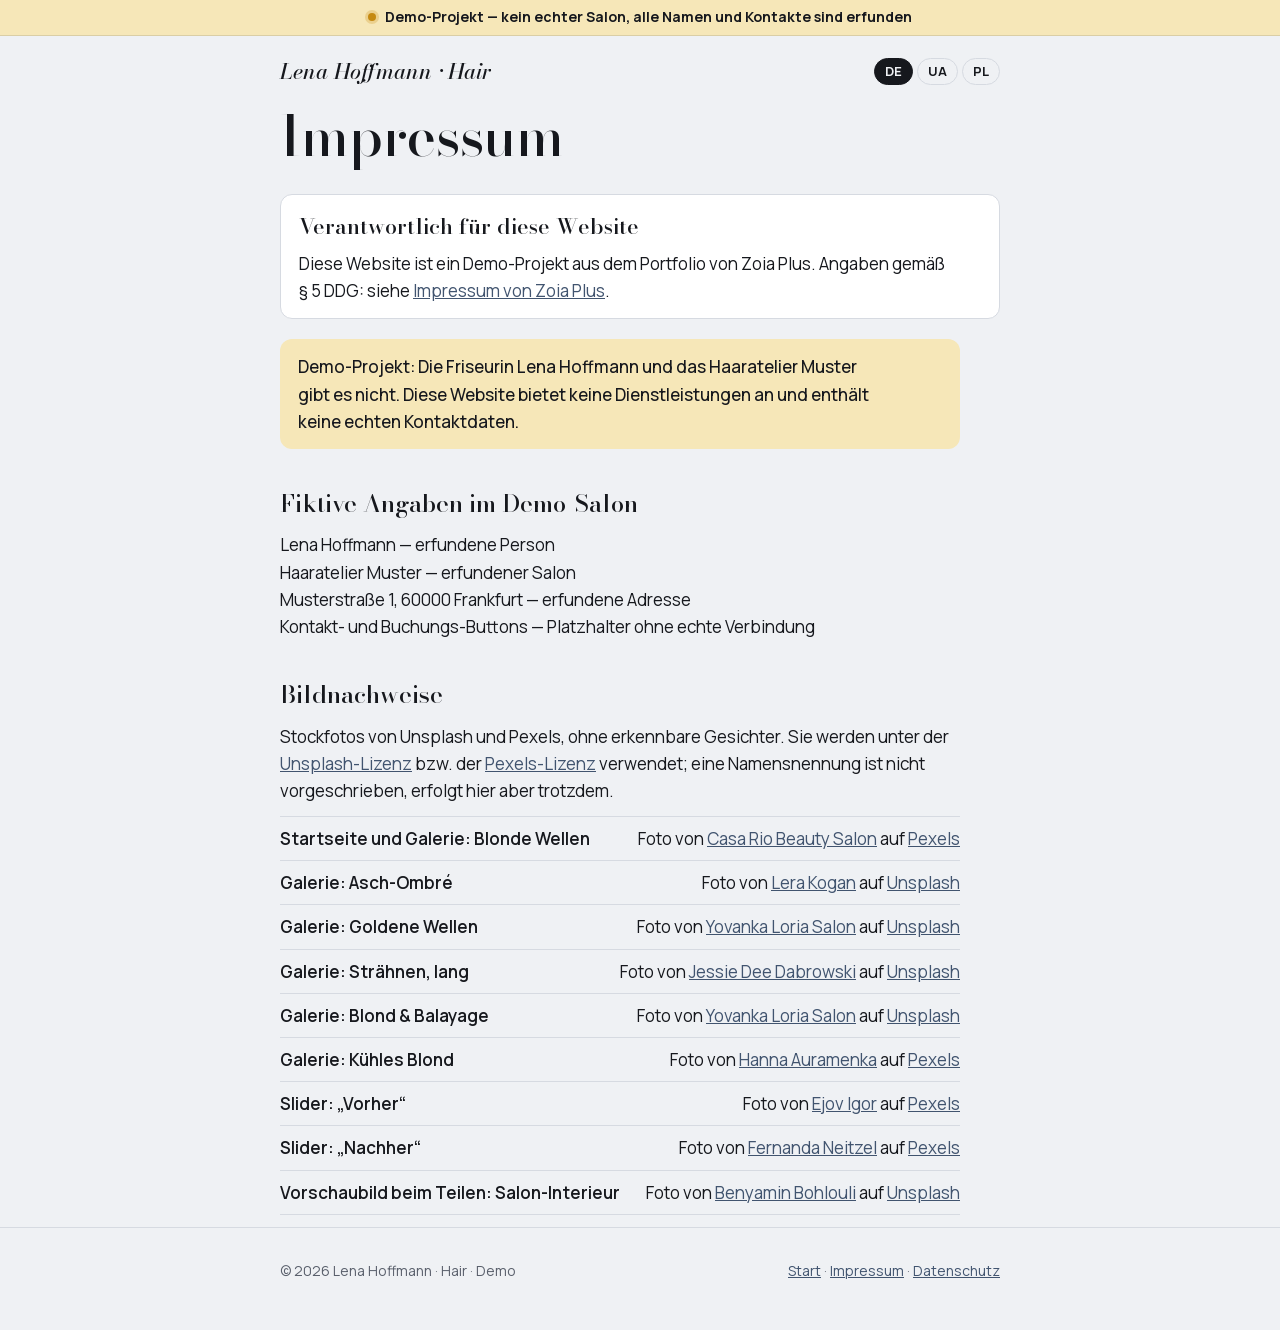
<file: impressum.html>
<!DOCTYPE html>
<html lang="de">
<head>
<meta charset="utf-8">
<meta name="viewport" content="width=device-width, initial-scale=1">
<title>Impressum · Lena Hoffmann Hair (Demo)</title>
<meta name="robots" content="noindex, nofollow">
<link rel="icon" href="favicon.svg" type="image/svg+xml">
<link rel="apple-touch-icon" href="apple-touch-icon.png">
<meta name="apple-mobile-web-app-title" content="Lena Hoffmann">
<link rel="stylesheet" href="fonts/fonts.css">
<link rel="stylesheet" href="legal.css">
</head>
<body>
<aside class="demo-banner" aria-label="Hinweis">
  <p><span class="demo-dot" aria-hidden="true"></span><span lang="de">Demo-Projekt&nbsp;— kein echter Salon, alle Namen und Kontakte sind&nbsp;erfunden</span><span lang="uk">Демо-проєкт&nbsp;— не справжній салон, усі імена й&nbsp;контакти вигадані</span><span lang="pl">Projekt demo&nbsp;— to nie jest prawdziwy salon, wszystkie nazwiska i&nbsp;kontakty są&nbsp;zmyślone</span></p>
</aside>
<nav>
  <div class="wrap">
    <a class="brand keep-lang" href="index.html">Lena Hoffmann · Hair</a>
    <div class="lang" role="group" aria-label="Sprache">
      <button type="button" id="lang-de" aria-pressed="true">DE</button>
      <button type="button" id="lang-uk" aria-pressed="false">UA</button>
      <button type="button" id="lang-pl" aria-pressed="false">PL</button>
    </div>
  </div>
</nav>

<main class="wrap">

<article lang="de">
  <h1>Impressum</h1>
  <section class="resp">
    <h2>Verantwortlich für diese Website</h2>
    <p>Diese Website ist ein Demo-Projekt aus dem Portfolio von Zoia&nbsp;Plus. Angaben gemäß §&nbsp;5&nbsp;DDG: siehe <a href="https://portfolio-zoia-plus.vercel.app/impressum.html">Impressum von Zoia&nbsp;Plus</a>.</p>
  </section>
  <p class="demo-box">Demo-Projekt: Die Friseurin Lena Hoffmann und das Haaratelier&nbsp;Muster gibt es nicht. Diese Website bietet keine Dienstleistungen an und enthält keine echten&nbsp;Kontaktdaten.</p>
  <h2>Fiktive Angaben im Demo-Salon</h2>
  <p>Lena Hoffmann&nbsp;— erfundene Person<br>Haaratelier&nbsp;Muster&nbsp;— erfundener Salon<br>Musterstraße&nbsp;1, 60000&nbsp;Frankfurt&nbsp;— erfundene Adresse<br>Kontakt- und Buchungs-Buttons&nbsp;— Platzhalter ohne echte&nbsp;Verbindung</p>
  <h2>Bildnachweise</h2>
  <p>Stockfotos von Unsplash und Pexels, ohne erkennbare&nbsp;Gesichter. Sie werden unter der <a href="https://unsplash.com/license" rel="noopener">Unsplash-Lizenz</a> bzw. der <a href="https://www.pexels.com/license/" rel="noopener">Pexels-Lizenz</a> verwendet; eine Namensnennung ist nicht vorgeschrieben, erfolgt hier aber&nbsp;trotzdem.</p>
  <ul class="credits">
    <li><span class="cr-subj">Startseite und Galerie: Blonde&nbsp;Wellen</span> <span>Foto von <a href="https://www.pexels.com/@casa-rio-beauty-salon-2162626170/" rel="noopener">Casa Rio Beauty Salon</a> auf&nbsp;<a href="https://www.pexels.com/photo/blonde-wavy-hair-in-dubai-salon-setting-41062003/" rel="noopener">Pexels</a></span></li>
    <li><span class="cr-subj">Galerie: Asch-Ombré</span> <span>Foto von <a href="https://unsplash.com/@newyork_creator" rel="noopener">Lera Kogan</a> auf&nbsp;<a href="https://unsplash.com/photos/CIrRI0ujiRo" rel="noopener">Unsplash</a></span></li>
    <li><span class="cr-subj">Galerie: Goldene&nbsp;Wellen</span> <span>Foto von <a href="https://unsplash.com/@yovankaloriasalon" rel="noopener">Yovanka Loria Salon</a> auf&nbsp;<a href="https://unsplash.com/photos/_0acJIzFw-0" rel="noopener">Unsplash</a></span></li>
    <li><span class="cr-subj">Galerie: Strähnen, lang</span> <span>Foto von <a href="https://unsplash.com/@jessiedeexx" rel="noopener">Jessie Dee Dabrowski</a> auf&nbsp;<a href="https://unsplash.com/photos/W6cwaL7PMSw" rel="noopener">Unsplash</a></span></li>
    <li><span class="cr-subj">Galerie: Blond &amp; Balayage</span> <span>Foto von <a href="https://unsplash.com/@yovankaloriasalon" rel="noopener">Yovanka Loria Salon</a> auf&nbsp;<a href="https://unsplash.com/photos/RpFQdgJ9gQw" rel="noopener">Unsplash</a></span></li>
    <li><span class="cr-subj">Galerie: Kühles Blond</span> <span>Foto von <a href="https://www.pexels.com/@hannaauramenka/" rel="noopener">Hanna Auramenka</a> auf&nbsp;<a href="https://www.pexels.com/photo/back-view-of-woman-in-white-jacket-8693635/" rel="noopener">Pexels</a></span></li>
    <li><span class="cr-subj">Slider: „Vorher“</span> <span>Foto von <a href="https://www.pexels.com/@igorejov/" rel="noopener">Ejov Igor</a> auf&nbsp;<a href="https://www.pexels.com/photo/woman-with-blonde-hair-looking-at-the-sea-9345462/" rel="noopener">Pexels</a></span></li>
    <li><span class="cr-subj">Slider: „Nachher“</span> <span>Foto von <a href="https://www.pexels.com/@fernanda-neitzel-2155821056/" rel="noopener">Fernanda Neitzel</a> auf&nbsp;<a href="https://www.pexels.com/photo/long-wavy-blonde-hair-against-neutral-background-34606770/" rel="noopener">Pexels</a></span></li>
    <li><span class="cr-subj">Vorschaubild beim Teilen: Salon-Interieur</span> <span>Foto von <a href="https://unsplash.com/@benyamin_bohlouli" rel="noopener">Benyamin Bohlouli</a> auf&nbsp;<a href="https://unsplash.com/photos/LGXN4OSQSa4" rel="noopener">Unsplash</a></span></li>
  </ul>
</article>

<article lang="uk">
  <h1>Impressum (вихідні дані)</h1>
  <section class="resp">
    <h2>Відповідальна за цей сайт</h2>
    <p>Цей сайт&nbsp;— демо-проєкт із&nbsp;портфоліо Zoia&nbsp;Plus. Відомості відповідно до §&nbsp;5&nbsp;DDG: див. <a href="https://portfolio-zoia-plus.vercel.app/impressum.html">Impressum Zoia&nbsp;Plus</a>.</p>
  </section>
  <p class="demo-box">Демо-проєкт: перукарки Lena Hoffmann і&nbsp;салону Haaratelier&nbsp;Muster не існує. Сайт не надає послуг і&nbsp;не містить справжніх&nbsp;контактів.</p>
  <h2>Вигадані дані демо-салону</h2>
  <p>Lena Hoffmann&nbsp;— вигадана особа<br>Haaratelier&nbsp;Muster&nbsp;— вигаданий салон<br>Musterstraße&nbsp;1, 60000&nbsp;Frankfurt&nbsp;— вигадана адреса<br>Кнопки контактів і&nbsp;запису&nbsp;— заглушки без справжнього&nbsp;зв'язку</p>
  <h2>Авторство фото</h2>
  <p>Стокові фото з&nbsp;Unsplash і&nbsp;Pexels, без упізнаваних облич. Використовуються за <a href="https://unsplash.com/license" rel="noopener">ліцензією Unsplash</a> або <a href="https://www.pexels.com/license/" rel="noopener">ліцензією Pexels</a>; зазначати авторство не обов'язково, але тут його все одно&nbsp;вказано.</p>
  <ul class="credits">
    <li><span class="cr-subj">Головна і&nbsp;галерея: Світлі хвилі</span> <span>Фото: <a href="https://www.pexels.com/@casa-rio-beauty-salon-2162626170/" rel="noopener">Casa Rio Beauty Salon</a> на&nbsp;<a href="https://www.pexels.com/photo/blonde-wavy-hair-in-dubai-salon-setting-41062003/" rel="noopener">Pexels</a></span></li>
    <li><span class="cr-subj">Галерея: Попелясте омбре</span> <span>Фото: <a href="https://unsplash.com/@newyork_creator" rel="noopener">Lera Kogan</a> на&nbsp;<a href="https://unsplash.com/photos/CIrRI0ujiRo" rel="noopener">Unsplash</a></span></li>
    <li><span class="cr-subj">Галерея: Золоті хвилі</span> <span>Фото: <a href="https://unsplash.com/@yovankaloriasalon" rel="noopener">Yovanka Loria Salon</a> на&nbsp;<a href="https://unsplash.com/photos/_0acJIzFw-0" rel="noopener">Unsplash</a></span></li>
    <li><span class="cr-subj">Галерея: Мелірування</span> <span>Фото: <a href="https://unsplash.com/@jessiedeexx" rel="noopener">Jessie Dee Dabrowski</a> на&nbsp;<a href="https://unsplash.com/photos/W6cwaL7PMSw" rel="noopener">Unsplash</a></span></li>
    <li><span class="cr-subj">Галерея: Блонд і&nbsp;балаяж</span> <span>Фото: <a href="https://unsplash.com/@yovankaloriasalon" rel="noopener">Yovanka Loria Salon</a> на&nbsp;<a href="https://unsplash.com/photos/RpFQdgJ9gQw" rel="noopener">Unsplash</a></span></li>
    <li><span class="cr-subj">Галерея: Холодний блонд</span> <span>Фото: <a href="https://www.pexels.com/@hannaauramenka/" rel="noopener">Hanna Auramenka</a> на&nbsp;<a href="https://www.pexels.com/photo/back-view-of-woman-in-white-jacket-8693635/" rel="noopener">Pexels</a></span></li>
    <li><span class="cr-subj">Слайдер: «До»</span> <span>Фото: <a href="https://www.pexels.com/@igorejov/" rel="noopener">Ejov Igor</a> на&nbsp;<a href="https://www.pexels.com/photo/woman-with-blonde-hair-looking-at-the-sea-9345462/" rel="noopener">Pexels</a></span></li>
    <li><span class="cr-subj">Слайдер: «Після»</span> <span>Фото: <a href="https://www.pexels.com/@fernanda-neitzel-2155821056/" rel="noopener">Fernanda Neitzel</a> на&nbsp;<a href="https://www.pexels.com/photo/long-wavy-blonde-hair-against-neutral-background-34606770/" rel="noopener">Pexels</a></span></li>
    <li><span class="cr-subj">Прев'ю для поширення: інтер'єр салону</span> <span>Фото: <a href="https://unsplash.com/@benyamin_bohlouli" rel="noopener">Benyamin Bohlouli</a> на&nbsp;<a href="https://unsplash.com/photos/LGXN4OSQSa4" rel="noopener">Unsplash</a></span></li>
  </ul>
</article>

<article lang="pl">
  <h1>Impressum (nota prawna)</h1>
  <section class="resp">
    <h2>Odpowiedzialna za tę stronę</h2>
    <p>Ta strona jest projektem demo z&nbsp;portfolio Zoia&nbsp;Plus. Informacje zgodnie z&nbsp;§&nbsp;5&nbsp;DDG: zob. <a href="https://portfolio-zoia-plus.vercel.app/impressum.html">Impressum Zoia&nbsp;Plus</a>.</p>
  </section>
  <p class="demo-box">Projekt demo: fryzjerka Lena Hoffmann i&nbsp;salon Haaratelier&nbsp;Muster nie istnieją. Strona nie oferuje usług i&nbsp;nie zawiera prawdziwych danych&nbsp;kontaktowych.</p>
  <h2>Zmyślone dane salonu demo</h2>
  <p>Lena Hoffmann&nbsp;— osoba zmyślona<br>Haaratelier&nbsp;Muster&nbsp;— salon zmyślony<br>Musterstraße&nbsp;1, 60000&nbsp;Frankfurt&nbsp;— adres zmyślony<br>Przyciski kontaktu i&nbsp;rezerwacji&nbsp;— atrapy bez prawdziwego&nbsp;połączenia</p>
  <h2>Autorzy zdjęć</h2>
  <p>Zdjęcia stockowe z&nbsp;Unsplash i&nbsp;Pexels, bez rozpoznawalnych twarzy. Są używane na podstawie <a href="https://unsplash.com/license" rel="noopener">licencji Unsplash</a> lub <a href="https://www.pexels.com/license/" rel="noopener">licencji Pexels</a>; podanie autora nie jest wymagane, ale mimo to jest tu&nbsp;podany.</p>
  <ul class="credits">
    <li><span class="cr-subj">Strona główna i&nbsp;galeria: Jasne fale</span> <span>Zdjęcie: <a href="https://www.pexels.com/@casa-rio-beauty-salon-2162626170/" rel="noopener">Casa Rio Beauty Salon</a> w&nbsp;<a href="https://www.pexels.com/photo/blonde-wavy-hair-in-dubai-salon-setting-41062003/" rel="noopener">Pexels</a></span></li>
    <li><span class="cr-subj">Galeria: Popielate ombre</span> <span>Zdjęcie: <a href="https://unsplash.com/@newyork_creator" rel="noopener">Lera Kogan</a> w&nbsp;<a href="https://unsplash.com/photos/CIrRI0ujiRo" rel="noopener">Unsplash</a></span></li>
    <li><span class="cr-subj">Galeria: Złote fale</span> <span>Zdjęcie: <a href="https://unsplash.com/@yovankaloriasalon" rel="noopener">Yovanka Loria Salon</a> w&nbsp;<a href="https://unsplash.com/photos/_0acJIzFw-0" rel="noopener">Unsplash</a></span></li>
    <li><span class="cr-subj">Galeria: Pasemka</span> <span>Zdjęcie: <a href="https://unsplash.com/@jessiedeexx" rel="noopener">Jessie Dee Dabrowski</a> w&nbsp;<a href="https://unsplash.com/photos/W6cwaL7PMSw" rel="noopener">Unsplash</a></span></li>
    <li><span class="cr-subj">Galeria: Blond i&nbsp;balayage</span> <span>Zdjęcie: <a href="https://unsplash.com/@yovankaloriasalon" rel="noopener">Yovanka Loria Salon</a> w&nbsp;<a href="https://unsplash.com/photos/RpFQdgJ9gQw" rel="noopener">Unsplash</a></span></li>
    <li><span class="cr-subj">Galeria: Chłodny blond</span> <span>Zdjęcie: <a href="https://www.pexels.com/@hannaauramenka/" rel="noopener">Hanna Auramenka</a> w&nbsp;<a href="https://www.pexels.com/photo/back-view-of-woman-in-white-jacket-8693635/" rel="noopener">Pexels</a></span></li>
    <li><span class="cr-subj">Suwak: „Przed”</span> <span>Zdjęcie: <a href="https://www.pexels.com/@igorejov/" rel="noopener">Ejov Igor</a> w&nbsp;<a href="https://www.pexels.com/photo/woman-with-blonde-hair-looking-at-the-sea-9345462/" rel="noopener">Pexels</a></span></li>
    <li><span class="cr-subj">Suwak: „Po”</span> <span>Zdjęcie: <a href="https://www.pexels.com/@fernanda-neitzel-2155821056/" rel="noopener">Fernanda Neitzel</a> w&nbsp;<a href="https://www.pexels.com/photo/long-wavy-blonde-hair-against-neutral-background-34606770/" rel="noopener">Pexels</a></span></li>
    <li><span class="cr-subj">Miniatura przy udostępnianiu: wnętrze salonu</span> <span>Zdjęcie: <a href="https://unsplash.com/@benyamin_bohlouli" rel="noopener">Benyamin Bohlouli</a> w&nbsp;<a href="https://unsplash.com/photos/LGXN4OSQSa4" rel="noopener">Unsplash</a></span></li>
  </ul>
</article>

</main>

<footer>
  <div class="wrap">
    <span>© 2026 Lena Hoffmann · Hair · Demo</span>
    <span><a class="keep-lang" href="index.html" data-t="home">Start</a> · <a class="keep-lang" href="impressum.html" data-t="imprint">Impressum</a> · <a class="keep-lang" href="datenschutz.html" data-t="privacy">Datenschutz</a></span>
  </div>
</footer>
<script src="legal.js"></script>
</body>
</html>
</file>
<file: fonts/fonts.css>
/* Lokal eingebundene Schriften (DSGVO): Bodoni Moda und Manrope, SIL Open Font License 1.1. Keine Verbindung zu Google. */
/* Bodoni Moda italic latin-ext */
@font-face{font-family:'Bodoni Moda';font-style:italic;font-weight:500;font-display:swap;src:url(bodoni-moda-italic-latin-ext.woff2) format('woff2');unicode-range:U+0100-02BA, U+02BD-02C5, U+02C7-02CC, U+02CE-02D7, U+02DD-02FF, U+0304, U+0308, U+0329, U+1D00-1DBF, U+1E00-1E9F, U+1EF2-1EFF, U+2020, U+20A0-20AB, U+20AD-20C4, U+2113, U+2C60-2C7F, U+A720-A7FF}
/* Bodoni Moda italic latin */
@font-face{font-family:'Bodoni Moda';font-style:italic;font-weight:500;font-display:swap;src:url(bodoni-moda-italic-latin.woff2) format('woff2');unicode-range:U+0000-00FF, U+0131, U+0152-0153, U+02BB-02BC, U+02C6, U+02DA, U+02DC, U+0304, U+0308, U+0329, U+2000-206F, U+20AC, U+2122, U+2191, U+2193, U+2212, U+2215, U+FEFF, U+FFFD}
/* Bodoni Moda normal latin-ext */
@font-face{font-family:'Bodoni Moda';font-style:normal;font-weight:500;font-display:swap;src:url(bodoni-moda-normal-latin-ext.woff2) format('woff2');unicode-range:U+0100-02BA, U+02BD-02C5, U+02C7-02CC, U+02CE-02D7, U+02DD-02FF, U+0304, U+0308, U+0329, U+1D00-1DBF, U+1E00-1E9F, U+1EF2-1EFF, U+2020, U+20A0-20AB, U+20AD-20C4, U+2113, U+2C60-2C7F, U+A720-A7FF}
/* Bodoni Moda normal latin */
@font-face{font-family:'Bodoni Moda';font-style:normal;font-weight:500;font-display:swap;src:url(bodoni-moda-normal-latin.woff2) format('woff2');unicode-range:U+0000-00FF, U+0131, U+0152-0153, U+02BB-02BC, U+02C6, U+02DA, U+02DC, U+0304, U+0308, U+0329, U+2000-206F, U+20AC, U+2122, U+2191, U+2193, U+2212, U+2215, U+FEFF, U+FFFD}
/* Manrope normal cyrillic-ext */
@font-face{font-family:'Manrope';font-style:normal;font-weight:400 700;font-display:swap;src:url(manrope-cyrillic-ext.woff2) format('woff2');unicode-range:U+0460-052F, U+1C80-1C8A, U+20B4, U+2DE0-2DFF, U+A640-A69F, U+FE2E-FE2F}
/* Manrope normal cyrillic */
@font-face{font-family:'Manrope';font-style:normal;font-weight:400 700;font-display:swap;src:url(manrope-cyrillic.woff2) format('woff2');unicode-range:U+0301, U+0400-045F, U+0490-0491, U+04B0-04B1, U+2116}
/* Manrope normal latin-ext */
@font-face{font-family:'Manrope';font-style:normal;font-weight:400 700;font-display:swap;src:url(manrope-latin-ext.woff2) format('woff2');unicode-range:U+0100-02BA, U+02BD-02C5, U+02C7-02CC, U+02CE-02D7, U+02DD-02FF, U+0304, U+0308, U+0329, U+1D00-1DBF, U+1E00-1E9F, U+1EF2-1EFF, U+2020, U+20A0-20AB, U+20AD-20C4, U+2113, U+2C60-2C7F, U+A720-A7FF}
/* Manrope normal latin */
@font-face{font-family:'Manrope';font-style:normal;font-weight:400 700;font-display:swap;src:url(manrope-latin.woff2) format('woff2');unicode-range:U+0000-00FF, U+0131, U+0152-0153, U+02BB-02BC, U+02C6, U+02DA, U+02DC, U+0304, U+0308, U+0329, U+2000-206F, U+20AC, U+2122, U+2191, U+2193, U+2212, U+2215, U+FEFF, U+FFFD}
</file>
<file: legal.css>
/* Gemeinsame Gestaltung für impressum.html und datenschutz.html */
:root{
  --bg:#eff1f4; --surface:#ffffff; --ink:#16181d; --muted:#5a606c; --accent:#41546f; --line:#d6dae1;
  --font-display:"Bodoni Moda","Didot","Bodoni 72",Georgia,serif;
  --font-body:"Manrope",system-ui,-apple-system,"Segoe UI",sans-serif;
  color-scheme:light;
}
/* Bodoni Moda hat keine Kyrillisch-Zeichen: UA komplett in Georgia */
:root:lang(uk){--font-display:Georgia,"Times New Roman",serif}
html .brand{font-family:"Bodoni Moda","Didot","Bodoni 72",Georgia,serif}
@media (prefers-color-scheme: dark){
  :root:not([data-theme="light"]){--bg:#111317;--surface:#1a1d22;--ink:#eceef2;--muted:#a3a9b5;--accent:#a9bbd6;--line:#2b2f37;color-scheme:dark}
}
:root[data-theme="dark"]{--bg:#111317;--surface:#1a1d22;--ink:#eceef2;--muted:#a3a9b5;--accent:#a9bbd6;--line:#2b2f37;color-scheme:dark}
*{box-sizing:border-box}
body{margin:0;background:var(--bg);color:var(--ink);font-family:var(--font-body);font-size:17px;line-height:1.6}
a{color:var(--accent)}
a:focus-visible,button:focus-visible{outline:2px solid var(--accent);outline-offset:3px}
a:focus:not(:focus-visible),button:focus:not(:focus-visible){outline:none}
a,button{-webkit-tap-highlight-color:transparent}
.wrap{max-width:760px;margin:0 auto;padding:0 20px}
nav .wrap{display:flex;justify-content:space-between;align-items:center;gap:16px;padding-top:18px;padding-bottom:18px;flex-wrap:wrap}
.brand{font-family:var(--font-display);font-size:22px;font-style:italic;text-decoration:none;color:var(--ink)}
.lang{display:flex;gap:4px}
.lang button{font:inherit;font-size:13px;font-weight:700;background:transparent;color:var(--ink);border:1px solid var(--line);border-radius:999px;padding:2px 10px;cursor:pointer}
.lang button[aria-pressed="true"]{background:var(--ink);color:var(--bg);border-color:var(--ink)}
main{padding:24px 0 64px}
h1,h2,h3{font-family:var(--font-display);font-weight:500;margin:0;text-wrap:balance}
/* Keine einzelnen Wörter in der letzten Zeile */
p,li,figcaption,.note{text-wrap:pretty}
/* Lange deutsche Wörter (Datenschutzerklärung) dürfen nicht breiter als der Bildschirm werden */
h1{font-size:clamp(28px,8vw,56px);line-height:1.05;margin-bottom:28px}
h1,h2{hyphens:auto;overflow-wrap:break-word}
h2{font-size:24px;margin:36px 0 8px}
p,ul{margin:0 0 12px;max-width:68ch}
ul{padding-left:20px}
.ph{background:#fff3c4;color:#16181d;padding:0 4px;border-radius:4px}
.note{color:var(--muted);font-size:14px}
footer{border-top:1px solid var(--line);padding:32px 0 48px;font-size:14px;color:var(--muted)}
footer .wrap{display:flex;justify-content:space-between;gap:16px;flex-wrap:wrap}
/* Nur die gewählte Sprache zeigen */
html[lang="de"] article:not([lang="de"]),
html[lang="uk"] article:not([lang="uk"]),
html[lang="pl"] article:not([lang="pl"]){display:none}
/* Demo-Hinweis: Band über der Navigation (wie auf der Startseite) */
.demo-banner{background:#f6e7b8;color:#16181d;border-bottom:1px solid rgba(22,24,29,.12);font-size:14px;font-weight:700;line-height:1.35}
.demo-banner p{display:flex;align-items:center;justify-content:center;gap:9px;margin:0 auto;padding:8px 20px;max-width:none;text-align:center;text-wrap:balance}
.demo-dot{flex:none;width:8px;height:8px;border-radius:50%;background:#c58a12;box-shadow:0 0 0 3px rgba(197,138,18,.25)}
html[lang="de"] .demo-banner [lang]:not([lang="de"]),
html[lang="uk"] .demo-banner [lang]:not([lang="uk"]),
html[lang="pl"] .demo-banner [lang]:not([lang="pl"]){display:none}
.demo-box{background:#f6e7b8;color:#16181d;border-radius:12px;padding:14px 18px;font-weight:500}
.resp{border:1px solid var(--line);background:var(--surface);border-radius:12px;padding:14px 18px;margin:20px 0}
.resp h2{margin:0 0 6px;font-size:22px}
.resp p{margin:0}
.credits{list-style:none;padding:0;margin:8px 0 12px;max-width:68ch}
.credits li{padding:8px 0;border-top:1px solid var(--line);display:flex;flex-wrap:wrap;gap:2px 10px;justify-content:space-between}
.credits li:last-child{border-bottom:1px solid var(--line)}
.credits .cr-subj{font-weight:600}
.credits a{overflow-wrap:anywhere}
@media (max-width:600px){.credits li{display:block}.credits .cr-subj{display:block}}
</file>
